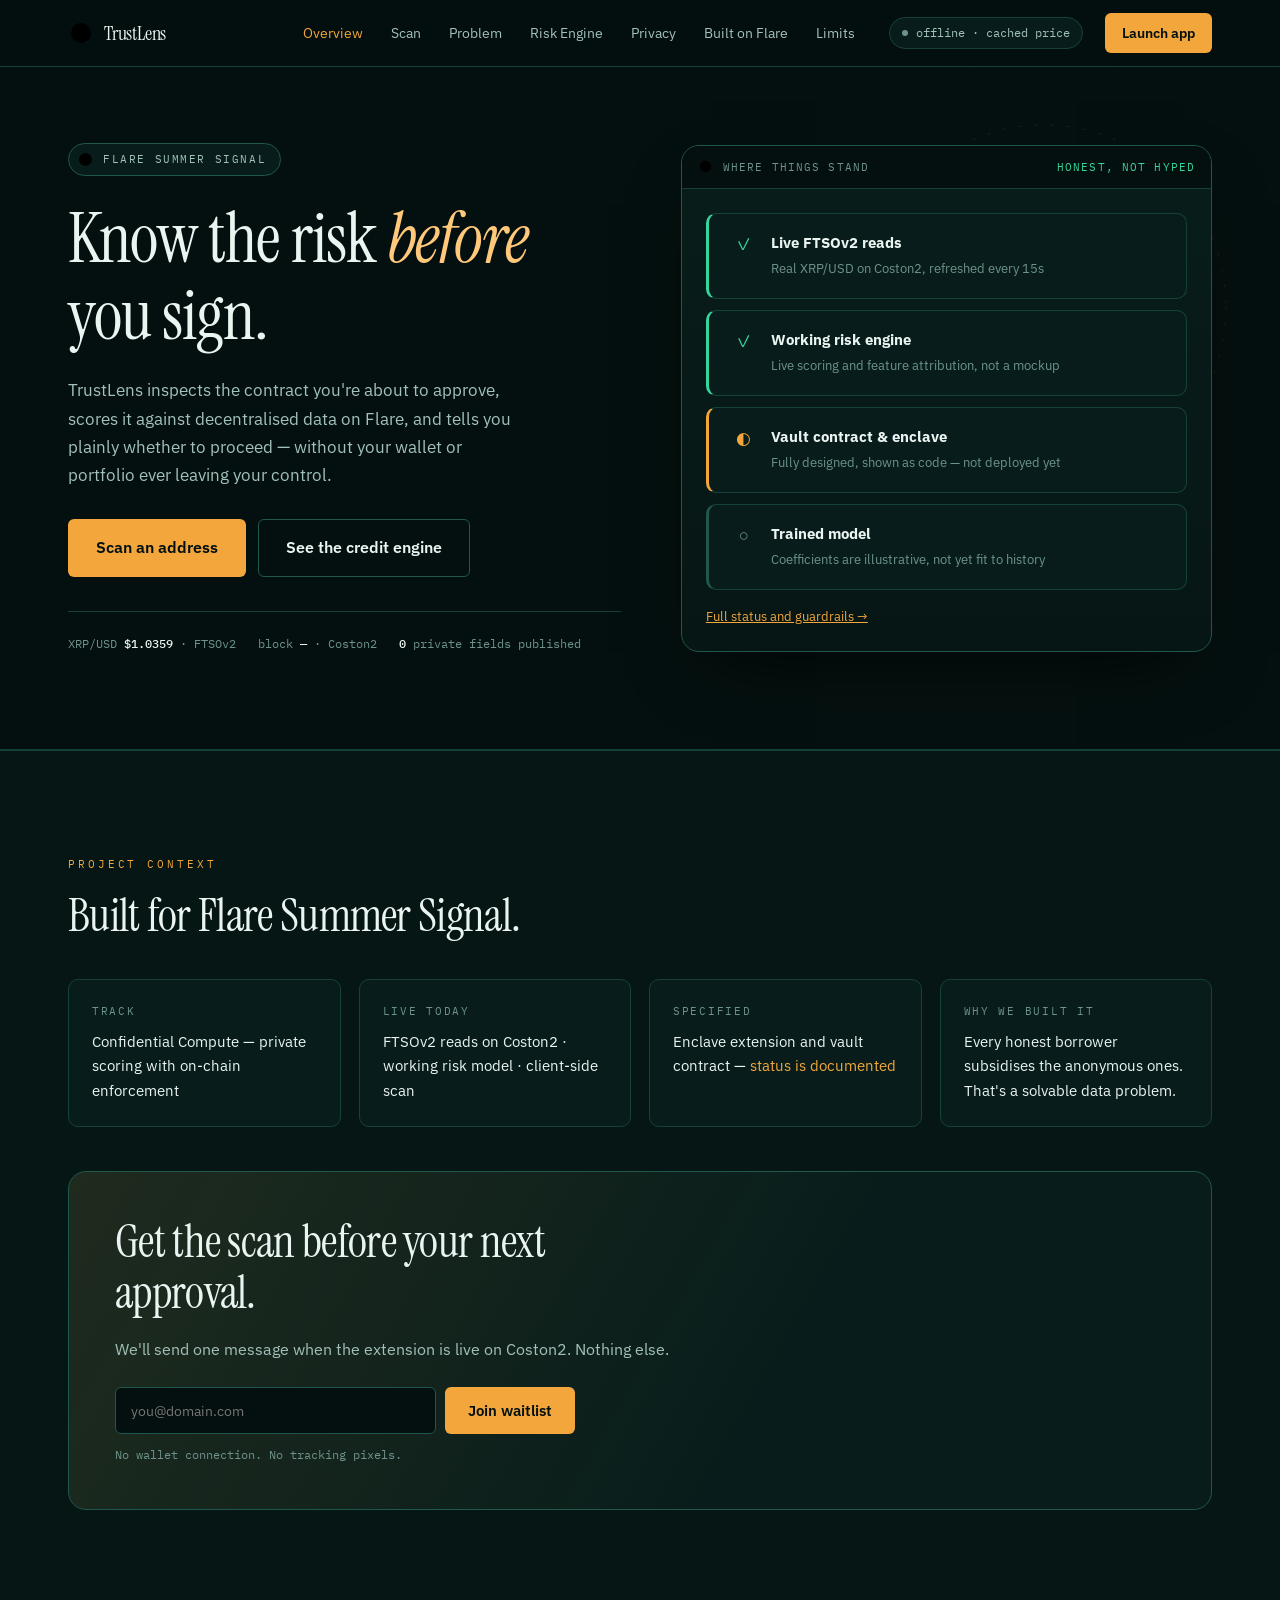
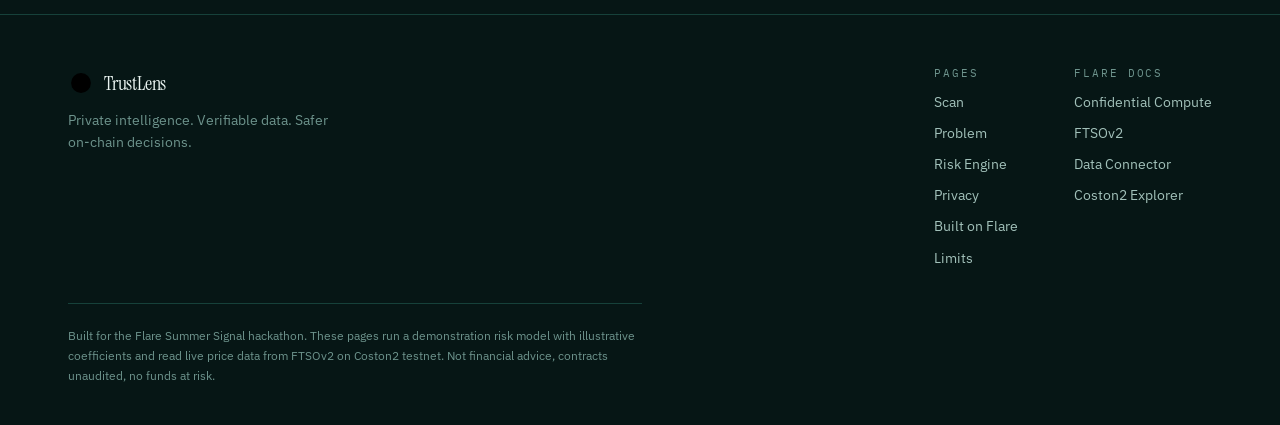
<file: site/index.html>
<!DOCTYPE html>
<html lang="en">
<head>
<meta charset="UTF-8" />
<meta name="viewport" content="width=device-width, initial-scale=1.0" />
<title>TrustLens — Know the risk before you sign</title>
<meta name="description" content="TrustLens scans a contract or wallet against Flare's decentralised data and returns a private, explainable risk verdict before you approve a transaction." />
<link rel="icon" href="favicon.svg" type="image/svg+xml" />
<link rel="preconnect" href="https://fonts.googleapis.com" />
<link rel="preconnect" href="https://fonts.gstatic.com" crossorigin />
<link href="https://fonts.googleapis.com/css2?family=Instrument+Serif:ital@0;1&family=IBM+Plex+Sans:wght@400;500;600&family=IBM+Plex+Mono:wght@400;500;600&display=swap" rel="stylesheet" />
<link rel="stylesheet" href="css/styles.css" />
</head>
<body>

<!-- ==================== HERO ==================== -->
<header class="hero" id="top">
  <svg class="hero-field" viewBox="0 0 780 780" aria-hidden="true" focusable="false">
    <g class="spin">
      <circle class="r1" cx="390" cy="390" r="182" stroke-dasharray="3 13" />
      <circle cx="390" cy="390" r="248" stroke-dasharray="1 17" opacity="0.5" />
    </g>
    <circle cx="390" cy="390" r="312" stroke-dasharray="1 9" opacity="0.3" />
    <circle cx="390" cy="390" r="376" stroke-dasharray="1 7" opacity="0.16" />
  </svg>

  <div class="wrap hero-grid">
    <div>
      <span class="pill">
        <svg class="lens-mark" viewBox="0 0 100 100" aria-hidden="true"><use href="#lens" /></svg>
        Flare Summer Signal
      </span>

      <h1>Know the risk <em class="hl">before</em> you sign.</h1>

      <p class="hero-sub">
        TrustLens inspects the contract you're about to approve, scores it against
        decentralised data on Flare, and tells you plainly whether to proceed —
        without your wallet or portfolio ever leaving your control.
      </p>

      <div class="hero-actions">
        <a href="scan.html" class="btn btn-primary btn-lg">Scan an address</a>
        <a href="demo.html" class="btn btn-ghost btn-lg">See the credit engine</a>
      </div>

      <div class="hero-meta">
        <span>XRP/USD <b id="statPrice">—</b> · FTSOv2</span>
        <span>block <b id="statBlock">—</b> · Coston2</span>
        <span><b>0</b> private fields published</span>
      </div>
    </div>

    <!-- ---------- Where things stand — live, not a slide ---------- -->
    <div class="console">
      <div class="console-bar">
        <svg class="lens-mark" viewBox="0 0 100 100" aria-hidden="true"><use href="#lens" /></svg>
        <span>Where things stand</span>
        <span class="spacer"></span>
        <span style="color:var(--verified)">honest, not hyped</span>
      </div>

      <div class="console-body">
        <div class="status-list" style="margin-top:0">
          <div class="st-row done">
            <span class="st-mark">✓</span>
            <div><b>Live FTSOv2 reads</b><span>Real XRP/USD on Coston2, refreshed every 15s</span></div>
          </div>
          <div class="st-row done">
            <span class="st-mark">✓</span>
            <div><b>Working risk engine</b><span>Live scoring and feature attribution, not a mockup</span></div>
          </div>
          <div class="st-row partial">
            <span class="st-mark">◐</span>
            <div><b>Vault contract &amp; enclave</b><span>Fully designed, shown as code — not deployed yet</span></div>
          </div>
          <div class="st-row todo">
            <span class="st-mark">○</span>
            <div><b>Trained model</b><span>Coefficients are illustrative, not yet fit to history</span></div>
          </div>
        </div>
        <p style="margin-top:16px;font-size:0.82rem">
          <a href="safety.html" style="color:var(--amber)">Full status and guardrails →</a>
        </p>
      </div>
    </div>
  </div>
</header>

<!-- ==================== CONTEXT + CTA ==================== -->
<section class="alt-bg">
  <div class="wrap reveal">
    <span class="eyebrow">Project context</span>
    <h2>Built for Flare Summer Signal.</h2>

    <div class="ctx">
      <div class="ctx-card">
        <div class="ctx-k">Track</div>
        <div class="ctx-v">Confidential Compute — private scoring with on-chain enforcement</div>
      </div>
      <div class="ctx-card">
        <div class="ctx-k">Live today</div>
        <div class="ctx-v">FTSOv2 reads on Coston2 · working risk model · client-side scan</div>
      </div>
      <div class="ctx-card">
        <div class="ctx-k">Specified</div>
        <div class="ctx-v">Enclave extension and vault contract — <a href="safety.html">status is documented</a></div>
      </div>
      <div class="ctx-card">
        <div class="ctx-k">Why we built it</div>
        <div class="ctx-v">Every honest borrower subsidises the anonymous ones. That's a solvable data problem.</div>
      </div>
    </div>

    <div class="cta-band" style="margin-top:44px">
      <h2>Get the scan before your next approval.</h2>
      <p class="lead" style="font-size:1rem">
        We'll send one message when the extension is live on Coston2. Nothing else.
      </p>
      <form class="cta-form" id="waitForm" autocomplete="off">
        <label for="email" style="position:absolute;left:-9999px">Email address</label>
        <input id="email" type="email" placeholder="you@domain.com" required />
        <button class="btn btn-primary" type="submit">Join waitlist</button>
      </form>
      <div class="cta-note" id="waitNote">No wallet connection. No tracking pixels.</div>
    </div>
  </div>
</section>

<!-- The #lens sprite is injected by shell.js so all pages share one definition. -->
<script src="js/shell.js"></script>
</body>
</html>
</file>
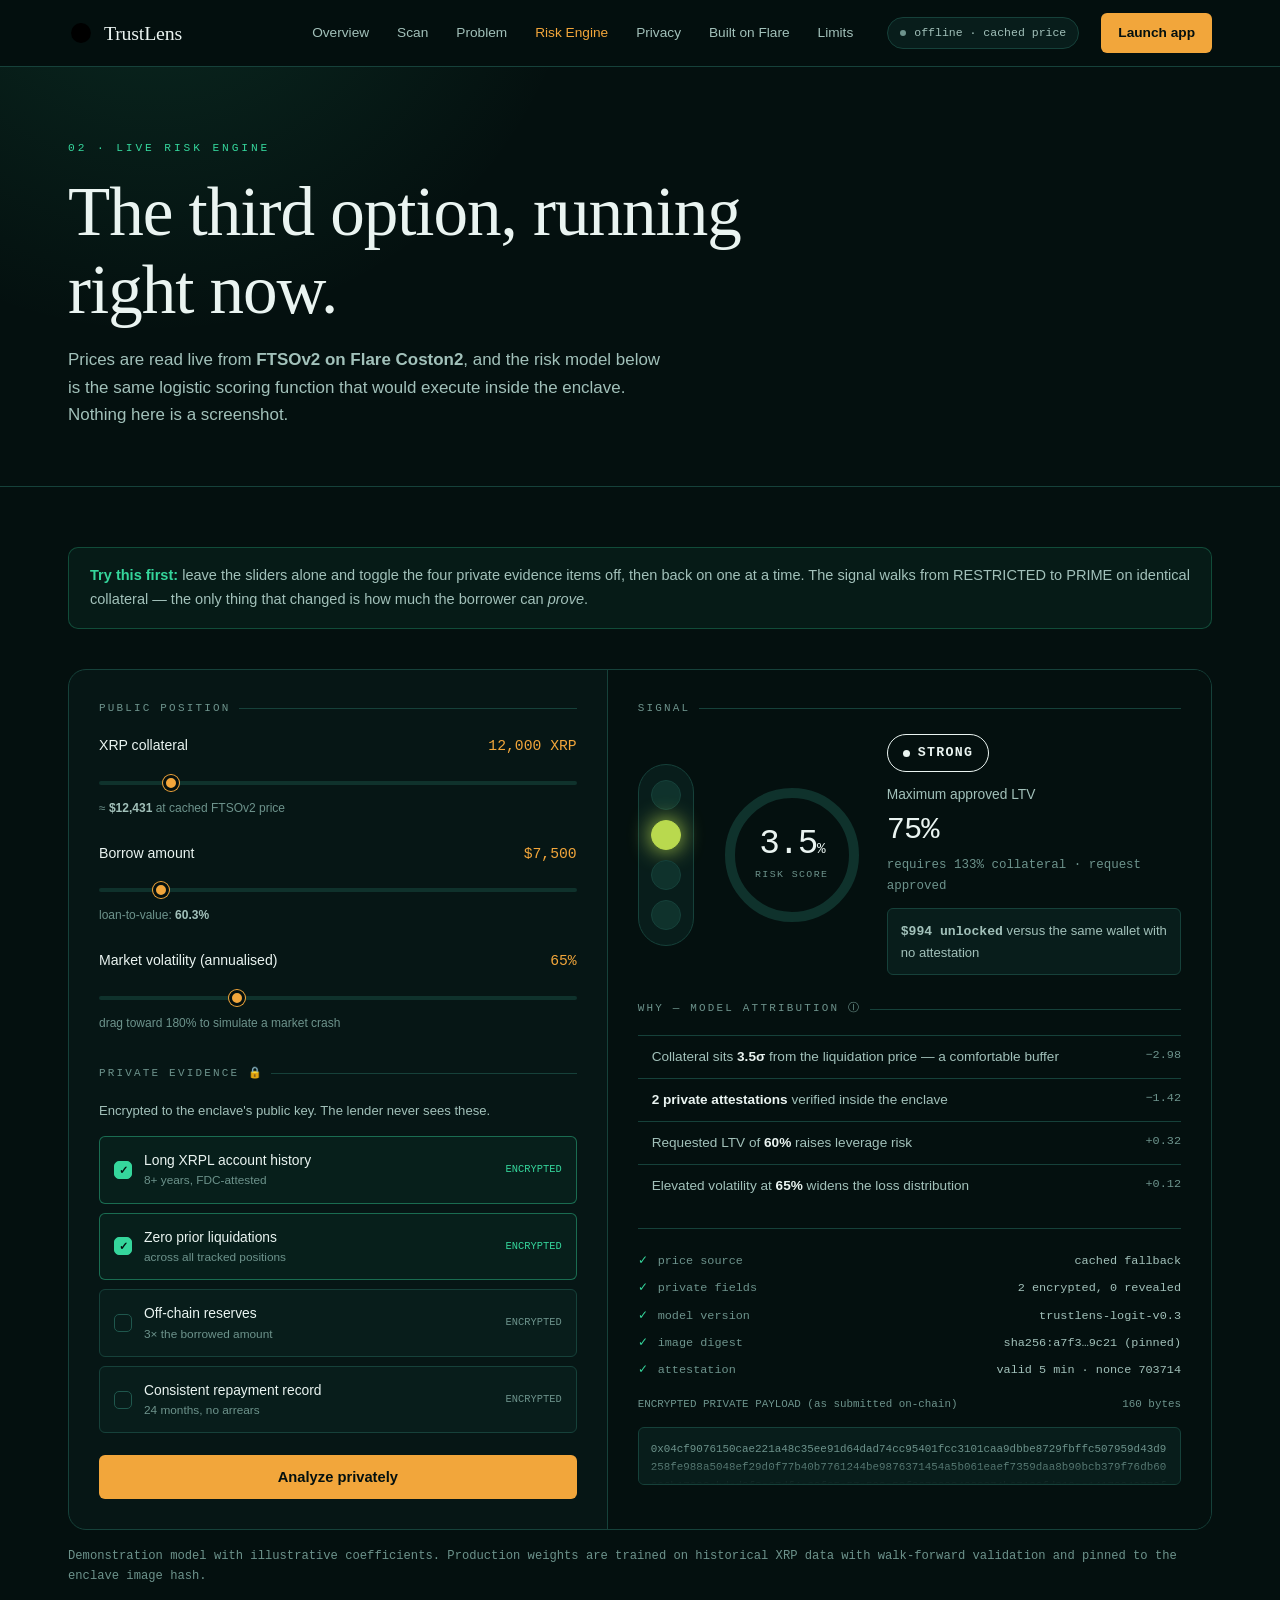
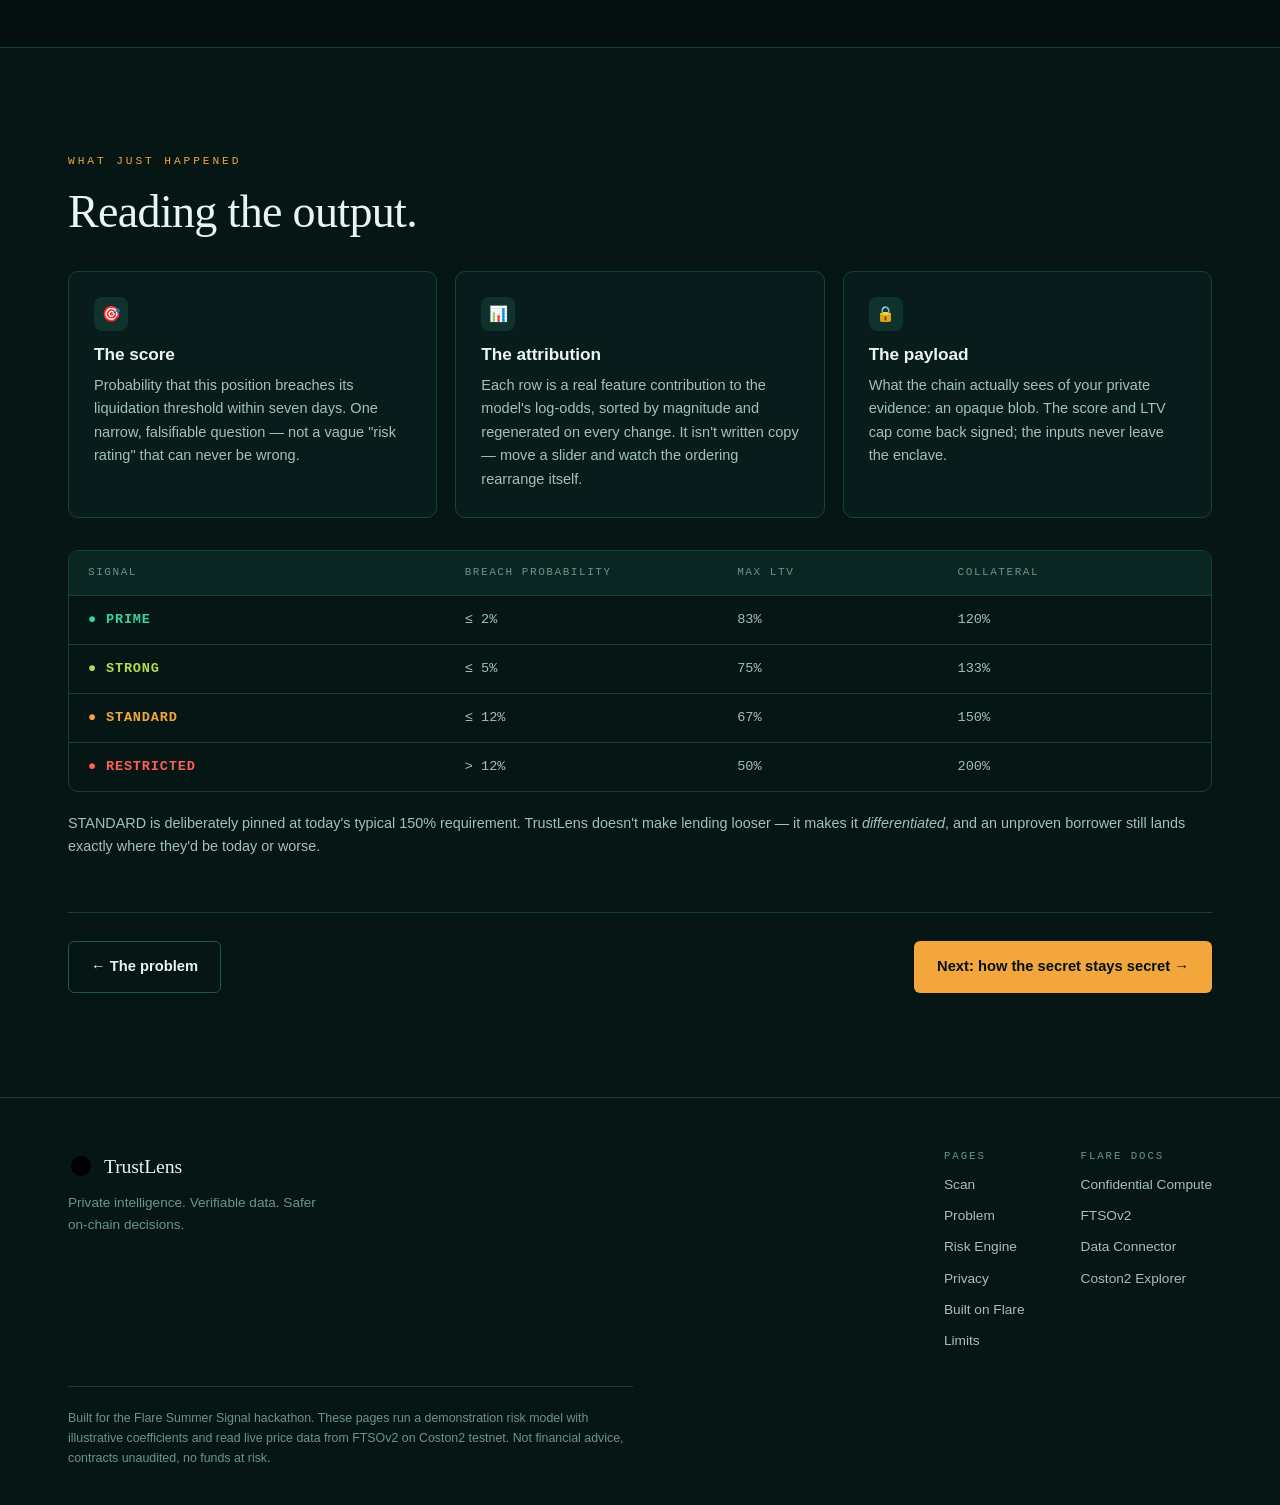
<file: site/demo.html>
<!DOCTYPE html>
<html lang="en">
<head>
<meta charset="UTF-8" />
<meta name="viewport" content="width=device-width, initial-scale=1.0" />
<title>Live Risk Engine — TrustLens</title>
<meta name="description" content="A working risk engine reading live XRP/USD from FTSOv2 on Flare Coston2. Toggle private evidence and watch the credit tier change on identical collateral." />
<link rel="preconnect" href="https://fonts.googleapis.com" />
<link rel="preconnect" href="https://fonts.gstatic.com" crossorigin />
<link href="https://fonts.googleapis.com/css2?family=Inter:wght@400;500;600;700;800&family=JetBrains+Mono:wght@400;500;700&display=swap" rel="stylesheet" />
<link rel="stylesheet" href="css/styles.css" />
</head>
<body>

<header class="page-head ph-green">
  <div class="wrap">
    <span class="eyebrow">02 · Live Risk Engine</span>
    <h1>The third option, running right now.</h1>
    <p class="lead">
      Prices are read live from <b>FTSOv2 on Flare Coston2</b>, and the risk model below is the
      same logistic scoring function that would execute inside the enclave. Nothing here is a
      screenshot.
    </p>
  </div>
</header>

<section class="tight">
  <div class="wrap">
    <div class="try-hint">
      <b>Try this first:</b> leave the sliders alone and toggle the four private evidence items
      off, then back on one at a time. The signal walks from RESTRICTED to PRIME on identical
      collateral — the only thing that changed is how much the borrower can <em>prove</em>.
    </div>

    <div class="sim">
      <!-- ---------- controls ---------- -->
      <div class="sim-controls">
        <div class="sim-section-label">Public position</div>

        <div class="field">
          <div class="field-top">
            <label for="collateral">XRP collateral</label>
            <span class="val" id="collateralVal">12,000 XRP</span>
          </div>
          <input type="range" id="collateral" min="1000" max="80000" step="500" value="12000" />
          <div class="field-hint" id="collateralUsd">valued via FTSOv2 block-latency feed</div>
        </div>

        <div class="field">
          <div class="field-top">
            <label for="borrow">Borrow amount</label>
            <span class="val" id="borrowVal">$7,500</span>
          </div>
          <input type="range" id="borrow" min="500" max="60000" step="250" value="7500" />
          <div class="field-hint" id="ltvHint">loan-to-value: —</div>
        </div>

        <div class="field">
          <div class="field-top">
            <label for="vol">Market volatility (annualised)</label>
            <span class="val" id="volVal">65%</span>
          </div>
          <input type="range" id="vol" min="20" max="180" step="5" value="65" />
          <div class="field-hint">drag toward 180% to simulate a market crash</div>
        </div>

        <div class="sim-section-label" style="margin-top:32px">
          Private evidence <span style="color:var(--prime);letter-spacing:0">🔒</span>
        </div>
        <p style="font-size:0.82rem;margin-bottom:15px">
          Encrypted to the enclave's public key. The lender never sees these.
        </p>

        <div class="evidence" id="evidence">
          <div class="ev" data-w="0.9" data-k="history">
            <div class="ev-box"></div>
            <div class="ev-text">
              <div class="t">Long XRPL account history</div>
              <div class="d">8+ years, FDC-attested</div>
            </div>
            <div class="ev-lock">ENCRYPTED</div>
          </div>
          <div class="ev" data-w="1.1" data-k="clean">
            <div class="ev-box"></div>
            <div class="ev-text">
              <div class="t">Zero prior liquidations</div>
              <div class="d">across all tracked positions</div>
            </div>
            <div class="ev-lock">ENCRYPTED</div>
          </div>
          <div class="ev" data-w="0.75" data-k="reserves">
            <div class="ev-box"></div>
            <div class="ev-text">
              <div class="t">Off-chain reserves</div>
              <div class="d">3× the borrowed amount</div>
            </div>
            <div class="ev-lock">ENCRYPTED</div>
          </div>
          <div class="ev" data-w="0.6" data-k="repay">
            <div class="ev-box"></div>
            <div class="ev-text">
              <div class="t">Consistent repayment record</div>
              <div class="d">24 months, no arrears</div>
            </div>
            <div class="ev-lock">ENCRYPTED</div>
          </div>
        </div>

        <button class="btn btn-primary" id="analyzeBtn" style="width:100%;justify-content:center;margin-top:22px">
          Analyze privately
        </button>
      </div>

      <!-- ---------- output ---------- -->
      <div class="sim-output">
        <div class="sim-section-label">Signal</div>

        <div class="signal-stage">
          <div class="beacon">
            <div class="lamp" data-l="prime"></div>
            <div class="lamp" data-l="strong"></div>
            <div class="lamp" data-l="standard"></div>
            <div class="lamp" data-l="restricted"></div>
          </div>

          <div class="gauge-wrap">
            <div class="gauge">
              <svg width="148" height="148" viewBox="0 0 148 148">
                <circle class="gauge-track" cx="74" cy="74" r="62"></circle>
                <circle class="gauge-fill" id="gaugeFill" cx="74" cy="74" r="62"
                        stroke-dasharray="389.6" stroke-dashoffset="389.6"></circle>
              </svg>
              <div class="gauge-center">
                <div class="num" id="scoreNum">—</div>
                <div class="lbl">risk score</div>
              </div>
            </div>

            <div class="verdict">
              <div class="tier-badge" id="tierBadge" style="color:var(--text-faint);border:1px solid var(--line)">
                <span class="tb-dot"></span><span id="tierText">AWAITING INPUT</span>
              </div>
              <div class="ltv-line">Maximum approved LTV</div>
              <div class="ltv-big" id="ltvBig">—</div>
              <div class="ltv-sub" id="ltvSub">collateral requirement —</div>
              <div class="cap-eff" id="capEff"></div>
            </div>
          </div>
        </div>

        <div class="sim-section-label">
          Why — model attribution
          <span title="Contribution to log-odds. Negative reduces risk." style="cursor:help;color:var(--text-faint)">ⓘ</span>
        </div>
        <div class="reasons" id="reasons"></div>

        <div class="trace" id="trace"></div>

        <div class="blob-label">
          <span>ENCRYPTED PRIVATE PAYLOAD (as submitted on-chain)</span>
          <span id="blobSize">0 bytes</span>
        </div>
        <div class="blob" id="blob">—</div>
      </div>
    </div>

    <p class="fineprint">
      Demonstration model with illustrative coefficients. Production weights are trained on
      historical XRP data with walk-forward validation and pinned to the enclave image hash.
    </p>
  </div>
</section>

<section class="alt-bg">
  <div class="wrap reveal">
    <span class="eyebrow">What just happened</span>
    <h2>Reading the output.</h2>

    <div class="grid grid-3" style="margin-top:34px">
      <div class="card">
        <div class="card-icon">🎯</div>
        <h3>The score</h3>
        <p>
          Probability that this position breaches its liquidation threshold within seven days.
          One narrow, falsifiable question — not a vague "risk rating" that can never be wrong.
        </p>
      </div>
      <div class="card">
        <div class="card-icon">📊</div>
        <h3>The attribution</h3>
        <p>
          Each row is a real feature contribution to the model's log-odds, sorted by magnitude
          and regenerated on every change. It isn't written copy — move a slider and watch the
          ordering rearrange itself.
        </p>
      </div>
      <div class="card">
        <div class="card-icon">🔒</div>
        <h3>The payload</h3>
        <p>
          What the chain actually sees of your private evidence: an opaque blob. The score and
          LTV cap come back signed; the inputs never leave the enclave.
        </p>
      </div>
    </div>

    <div class="tier-table">
      <div class="tt-head"><span>Signal</span><span>Breach probability</span><span>Max LTV</span><span>Collateral</span></div>
      <div class="tt-row"><span class="tt-tier t-prime">● PRIME</span><span>≤ 2%</span><span>83%</span><span>120%</span></div>
      <div class="tt-row"><span class="tt-tier t-strong">● STRONG</span><span>≤ 5%</span><span>75%</span><span>133%</span></div>
      <div class="tt-row"><span class="tt-tier t-standard">● STANDARD</span><span>≤ 12%</span><span>67%</span><span>150%</span></div>
      <div class="tt-row"><span class="tt-tier t-restricted">● RESTRICTED</span><span>&gt; 12%</span><span>50%</span><span>200%</span></div>
    </div>

    <p style="margin-top:20px;font-size:0.9rem">
      STANDARD is deliberately pinned at today's typical 150% requirement. TrustLens doesn't
      make lending looser — it makes it <em>differentiated</em>, and an unproven borrower still
      lands exactly where they'd be today or worse.
    </p>

    <div class="page-nav">
      <a href="problem.html" class="btn btn-ghost">← The problem</a>
      <a href="privacy.html" class="btn btn-primary">Next: how the secret stays secret →</a>
    </div>
  </div>
</section>

<script src="js/shell.js"></script>
<script src="js/app.js"></script>
</body>
</html>
</file>
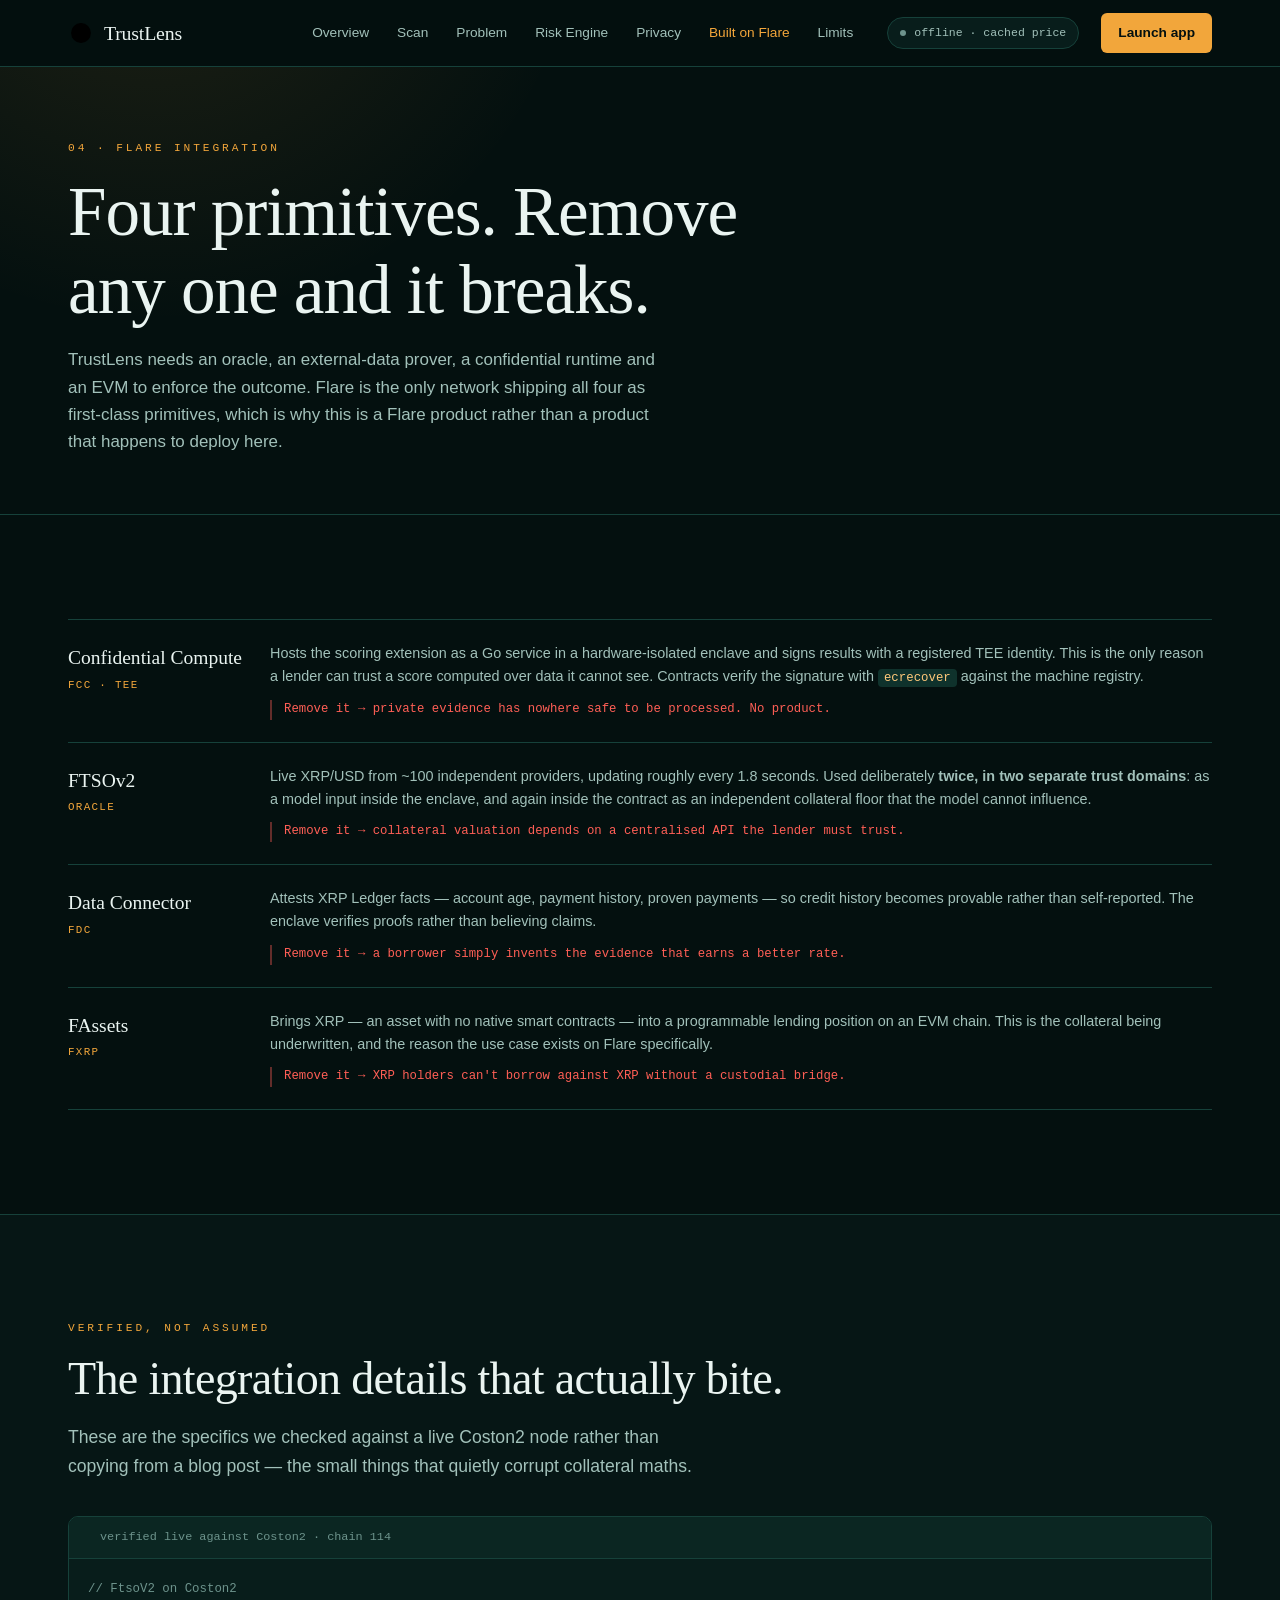
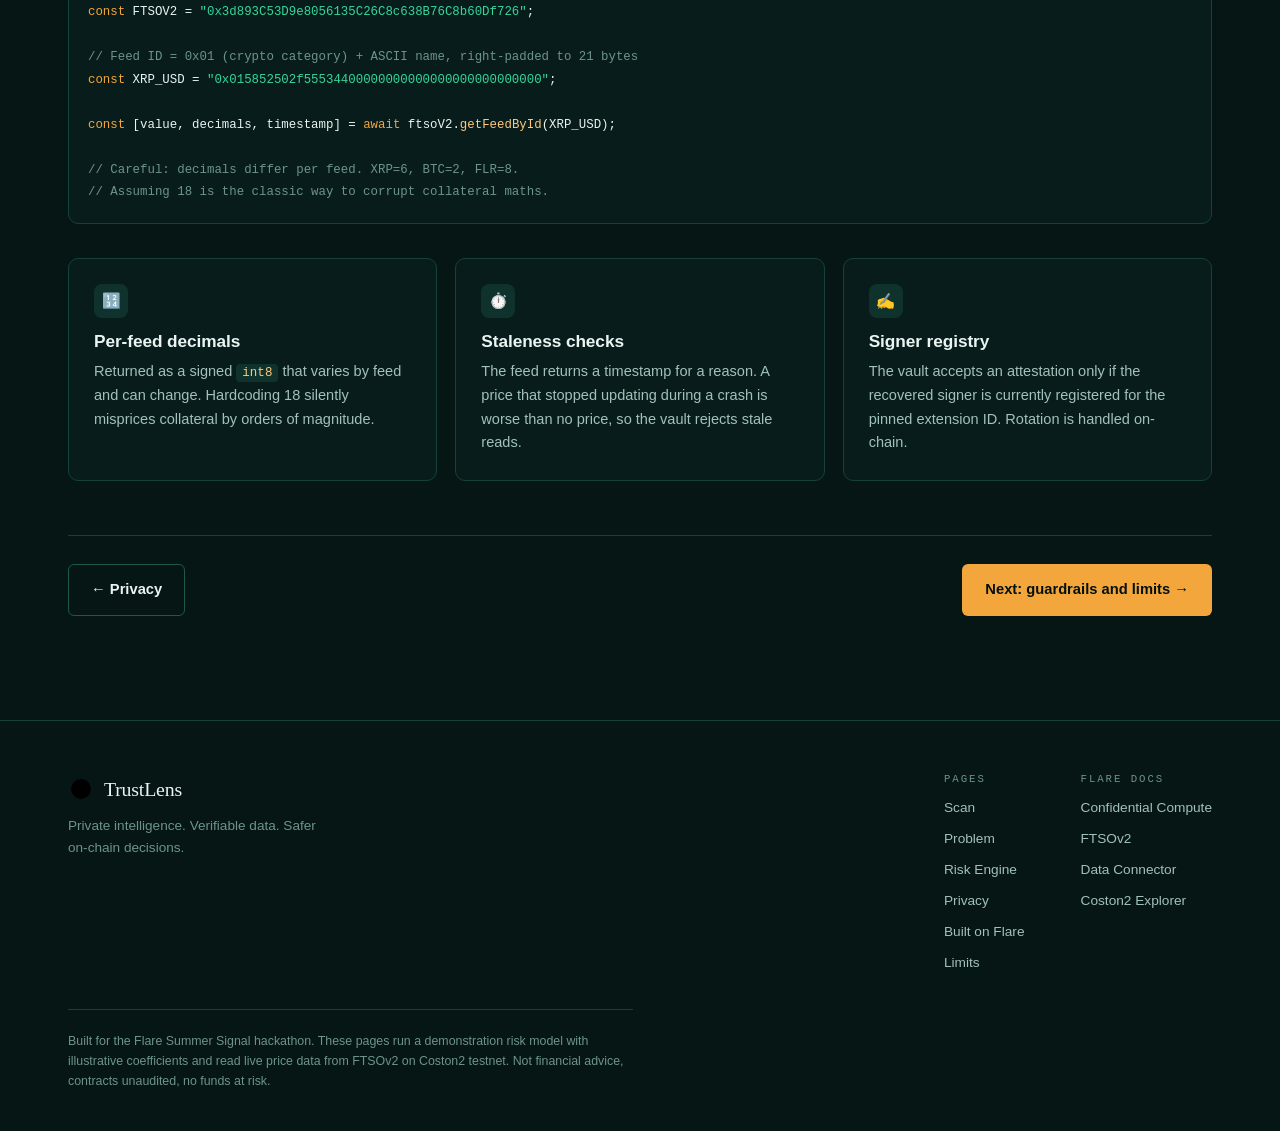
<file: site/flare.html>
<!DOCTYPE html>
<html lang="en">
<head>
<meta charset="UTF-8" />
<meta name="viewport" content="width=device-width, initial-scale=1.0" />
<title>Built on Flare — TrustLens</title>
<meta name="description" content="Confidential Compute, FTSOv2, the Flare Data Connector and FAssets — four primitives, each load-bearing. Remove any one and TrustLens stops working." />
<link rel="preconnect" href="https://fonts.googleapis.com" />
<link rel="preconnect" href="https://fonts.gstatic.com" crossorigin />
<link href="https://fonts.googleapis.com/css2?family=Inter:wght@400;500;600;700;800&family=JetBrains+Mono:wght@400;500;700&display=swap" rel="stylesheet" />
<link rel="stylesheet" href="css/styles.css" />
</head>
<body>

<header class="page-head ph-purple">
  <div class="wrap">
    <span class="eyebrow">04 · Flare Integration</span>
    <h1>Four primitives. Remove any one and it breaks.</h1>
    <p class="lead">
      TrustLens needs an oracle, an external-data prover, a confidential runtime and an EVM to
      enforce the outcome. Flare is the only network shipping all four as first-class primitives,
      which is why this is a Flare product rather than a product that happens to deploy here.
    </p>
  </div>
</header>

<section>
  <div class="wrap reveal">
    <div class="flare-row">
      <div class="flare-name">Confidential Compute<span class="tag">FCC · TEE</span></div>
      <div>
        <p>
          Hosts the scoring extension as a Go service in a hardware-isolated enclave and signs
          results with a registered TEE identity. This is the only reason a lender can trust a
          score computed over data it cannot see. Contracts verify the signature with
          <code>ecrecover</code> against the machine registry.
        </p>
        <div class="removed">Remove it → private evidence has nowhere safe to be processed. No product.</div>
      </div>
    </div>

    <div class="flare-row">
      <div class="flare-name">FTSOv2<span class="tag">ORACLE</span></div>
      <div>
        <p>
          Live XRP/USD from ~100 independent providers, updating roughly every 1.8 seconds. Used
          deliberately <b>twice, in two separate trust domains</b>: as a model input inside the
          enclave, and again inside the contract as an independent collateral floor that the
          model cannot influence.
        </p>
        <div class="removed">Remove it → collateral valuation depends on a centralised API the lender must trust.</div>
      </div>
    </div>

    <div class="flare-row">
      <div class="flare-name">Data Connector<span class="tag">FDC</span></div>
      <div>
        <p>
          Attests XRP Ledger facts — account age, payment history, proven payments — so credit
          history becomes provable rather than self-reported. The enclave verifies proofs rather
          than believing claims.
        </p>
        <div class="removed">Remove it → a borrower simply invents the evidence that earns a better rate.</div>
      </div>
    </div>

    <div class="flare-row">
      <div class="flare-name">FAssets<span class="tag">FXRP</span></div>
      <div>
        <p>
          Brings XRP — an asset with no native smart contracts — into a programmable lending
          position on an EVM chain. This is the collateral being underwritten, and the reason
          the use case exists on Flare specifically.
        </p>
        <div class="removed">Remove it → XRP holders can't borrow against XRP without a custodial bridge.</div>
      </div>
    </div>
  </div>
</section>

<section class="alt-bg">
  <div class="wrap reveal">
    <span class="eyebrow">Verified, not assumed</span>
    <h2>The integration details that actually bite.</h2>
    <p class="lead">
      These are the specifics we checked against a live Coston2 node rather than copying from a
      blog post — the small things that quietly corrupt collateral maths.
    </p>

    <div class="code">
      <div class="code-head"><span class="dot" style="background:var(--flare-pink)"></span> verified live against Coston2 · chain 114</div>
      <pre><span class="c">// FtsoV2 on Coston2</span>
<span class="k">const</span> FTSOV2 = <span class="s">"0x3d893C53D9e8056135C26C8c638B76C8b60Df726"</span>;

<span class="c">// Feed ID = 0x01 (crypto category) + ASCII name, right-padded to 21 bytes</span>
<span class="k">const</span> XRP_USD = <span class="s">"0x015852502f55534400000000000000000000000000"</span>;

<span class="k">const</span> [value, decimals, timestamp] = <span class="k">await</span> ftsoV2.<span class="f">getFeedById</span>(XRP_USD);

<span class="c">// Careful: decimals differ per feed. XRP=6, BTC=2, FLR=8.</span>
<span class="c">// Assuming 18 is the classic way to corrupt collateral maths.</span></pre>
    </div>

    <div class="grid grid-3" style="margin-top:34px">
      <div class="card">
        <div class="card-icon">🔢</div>
        <h3>Per-feed decimals</h3>
        <p>Returned as a signed <code>int8</code> that varies by feed and can change. Hardcoding 18 silently misprices collateral by orders of magnitude.</p>
      </div>
      <div class="card">
        <div class="card-icon">⏱️</div>
        <h3>Staleness checks</h3>
        <p>The feed returns a timestamp for a reason. A price that stopped updating during a crash is worse than no price, so the vault rejects stale reads.</p>
      </div>
      <div class="card">
        <div class="card-icon">✍️</div>
        <h3>Signer registry</h3>
        <p>The vault accepts an attestation only if the recovered signer is currently registered for the pinned extension ID. Rotation is handled on-chain.</p>
      </div>
    </div>

    <div class="page-nav">
      <a href="privacy.html" class="btn btn-ghost">← Privacy</a>
      <a href="safety.html" class="btn btn-primary">Next: guardrails and limits →</a>
    </div>
  </div>
</section>

<script src="js/shell.js"></script>
</body>
</html>
</file>
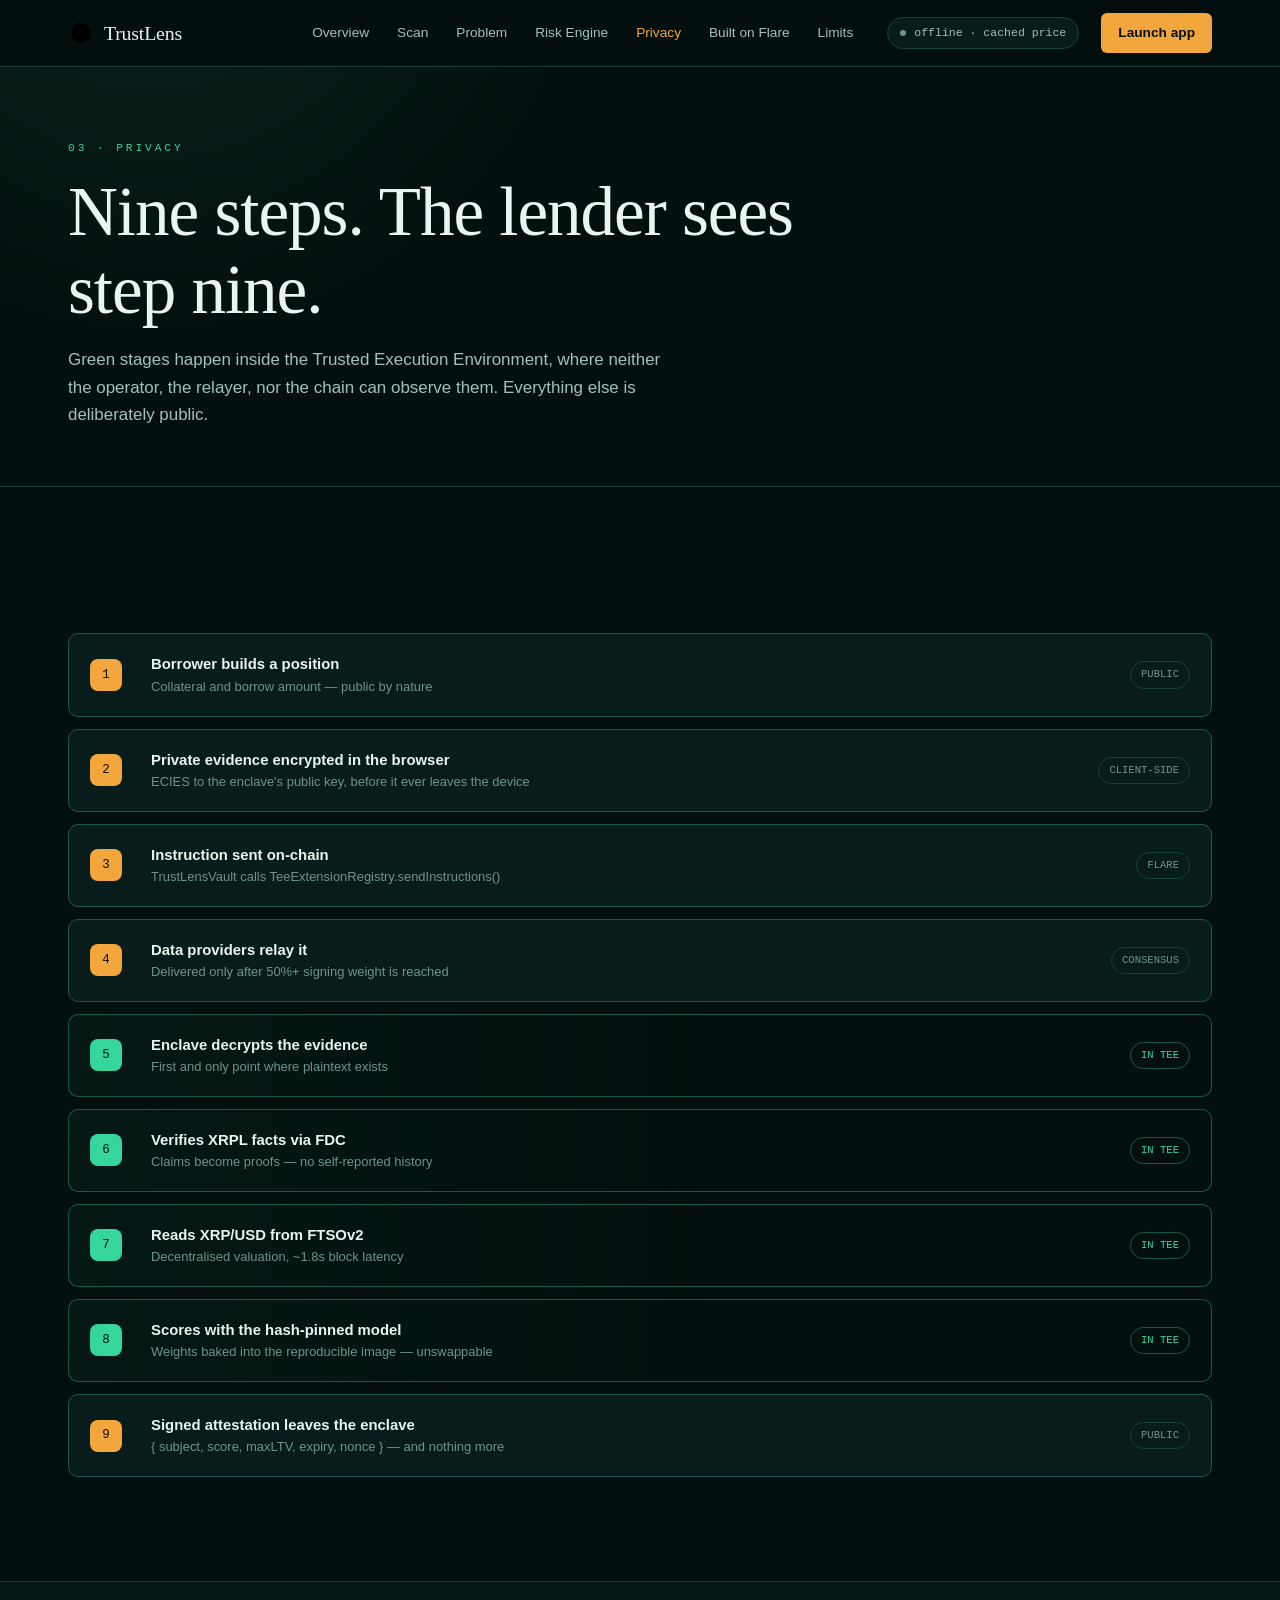
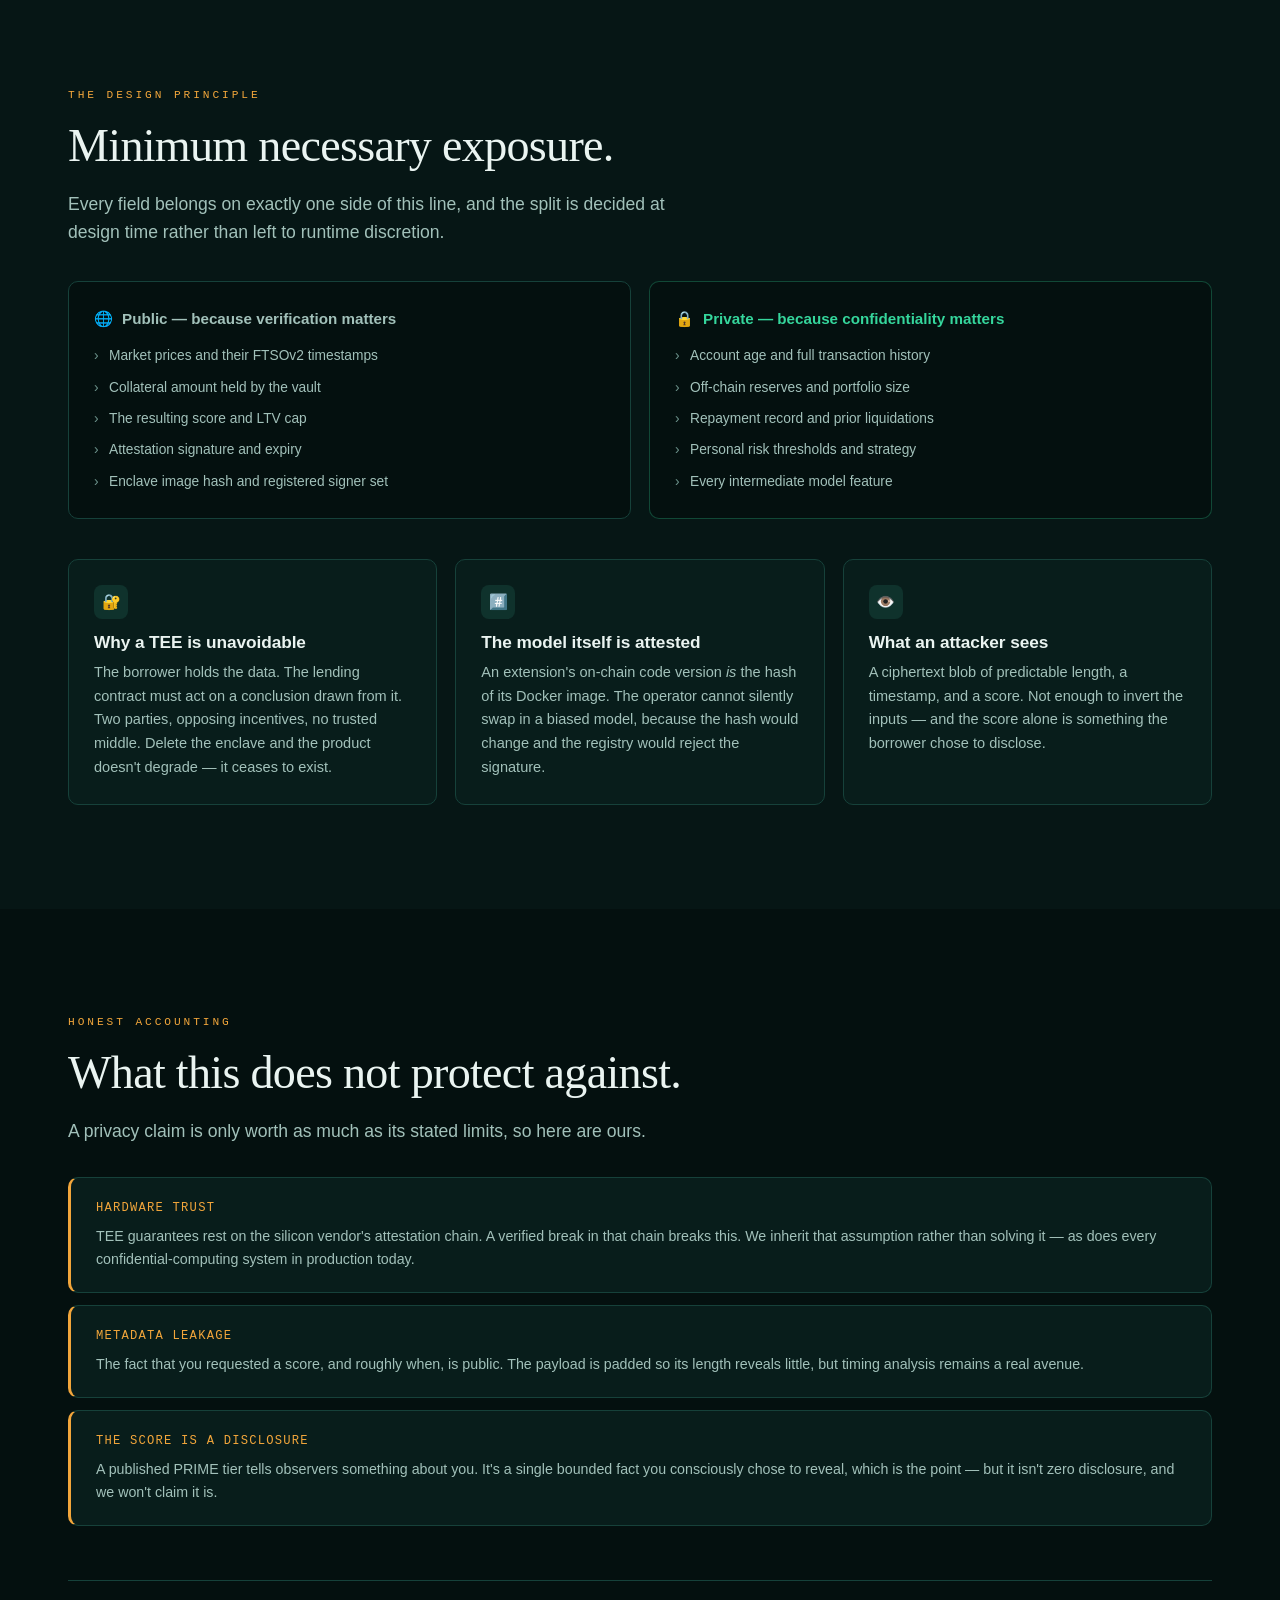
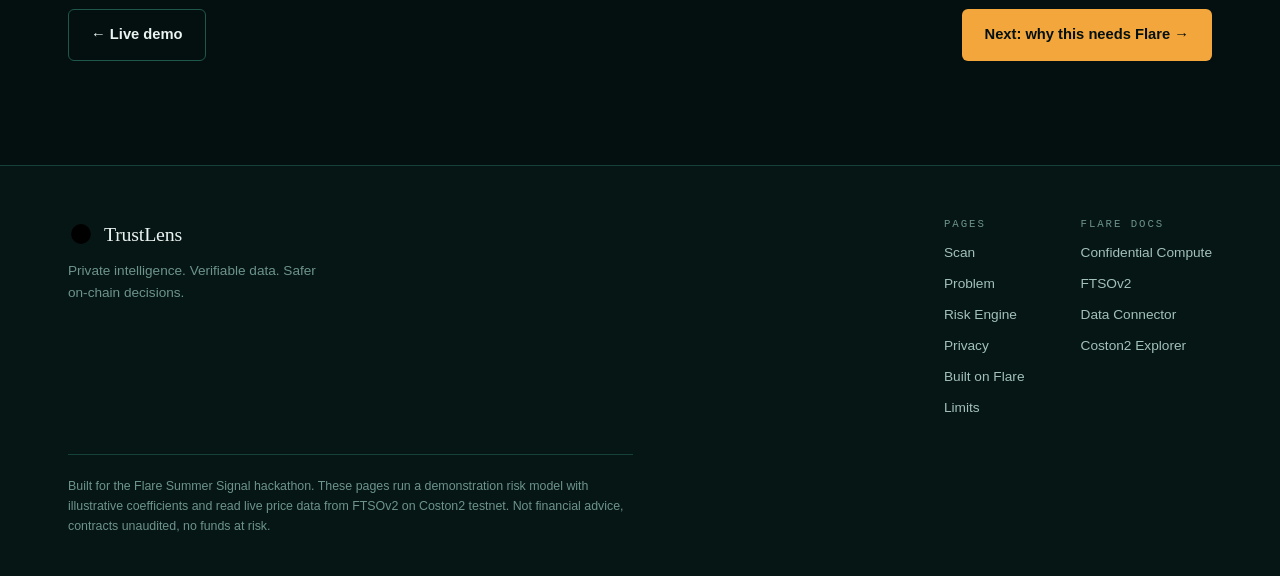
<file: site/privacy.html>
<!DOCTYPE html>
<html lang="en">
<head>
<meta charset="UTF-8" />
<meta name="viewport" content="width=device-width, initial-scale=1.0" />
<title>How Privacy Holds — TrustLens</title>
<meta name="description" content="Nine steps from browser to signed attestation. Where plaintext exists, who can observe it, and why the Trusted Execution Environment cannot be removed from the design." />
<link rel="preconnect" href="https://fonts.googleapis.com" />
<link rel="preconnect" href="https://fonts.gstatic.com" crossorigin />
<link href="https://fonts.googleapis.com/css2?family=Inter:wght@400;500;600;700;800&family=JetBrains+Mono:wght@400;500;700&display=swap" rel="stylesheet" />
<link rel="stylesheet" href="css/styles.css" />
</head>
<body>

<header class="page-head ph-blue">
  <div class="wrap">
    <span class="eyebrow">03 · Privacy</span>
    <h1>Nine steps. The lender sees step nine.</h1>
    <p class="lead">
      Green stages happen inside the Trusted Execution Environment, where neither the operator,
      the relayer, nor the chain can observe them. Everything else is deliberately public.
    </p>
  </div>
</header>

<section>
  <div class="wrap reveal">
    <div class="pipeline" id="pipeline">
      <div class="stage" data-secure="0">
        <div class="stage-num">1</div>
        <div class="stage-body"><div class="t">Borrower builds a position</div><div class="d">Collateral and borrow amount — public by nature</div></div>
        <div class="stage-tag">PUBLIC</div>
      </div>
      <div class="stage" data-secure="0">
        <div class="stage-num">2</div>
        <div class="stage-body"><div class="t">Private evidence encrypted in the browser</div><div class="d">ECIES to the enclave's public key, before it ever leaves the device</div></div>
        <div class="stage-tag">CLIENT-SIDE</div>
      </div>
      <div class="stage" data-secure="0">
        <div class="stage-num">3</div>
        <div class="stage-body"><div class="t">Instruction sent on-chain</div><div class="d">TrustLensVault calls TeeExtensionRegistry.sendInstructions()</div></div>
        <div class="stage-tag">FLARE</div>
      </div>
      <div class="stage" data-secure="0">
        <div class="stage-num">4</div>
        <div class="stage-body"><div class="t">Data providers relay it</div><div class="d">Delivered only after 50%+ signing weight is reached</div></div>
        <div class="stage-tag">CONSENSUS</div>
      </div>
      <div class="stage" data-secure="1">
        <div class="stage-num">5</div>
        <div class="stage-body"><div class="t">Enclave decrypts the evidence</div><div class="d">First and only point where plaintext exists</div></div>
        <div class="stage-tag">IN TEE</div>
      </div>
      <div class="stage" data-secure="1">
        <div class="stage-num">6</div>
        <div class="stage-body"><div class="t">Verifies XRPL facts via FDC</div><div class="d">Claims become proofs — no self-reported history</div></div>
        <div class="stage-tag">IN TEE</div>
      </div>
      <div class="stage" data-secure="1">
        <div class="stage-num">7</div>
        <div class="stage-body"><div class="t">Reads XRP/USD from FTSOv2</div><div class="d">Decentralised valuation, ~1.8s block latency</div></div>
        <div class="stage-tag">IN TEE</div>
      </div>
      <div class="stage" data-secure="1">
        <div class="stage-num">8</div>
        <div class="stage-body"><div class="t">Scores with the hash-pinned model</div><div class="d">Weights baked into the reproducible image — unswappable</div></div>
        <div class="stage-tag">IN TEE</div>
      </div>
      <div class="stage" data-secure="0">
        <div class="stage-num">9</div>
        <div class="stage-body"><div class="t">Signed attestation leaves the enclave</div><div class="d">{ subject, score, maxLTV, expiry, nonce } — and nothing more</div></div>
        <div class="stage-tag">PUBLIC</div>
      </div>
    </div>
  </div>
</section>

<section class="alt-bg">
  <div class="wrap reveal">
    <span class="eyebrow">The design principle</span>
    <h2>Minimum necessary exposure.</h2>
    <p class="lead">
      Every field belongs on exactly one side of this line, and the split is decided at design
      time rather than left to runtime discretion.
    </p>

    <div class="split">
      <div class="split-col public">
        <div class="split-h"><span class="si">🌐</span> Public — because verification matters</div>
        <ul>
          <li>Market prices and their FTSOv2 timestamps</li>
          <li>Collateral amount held by the vault</li>
          <li>The resulting score and LTV cap</li>
          <li>Attestation signature and expiry</li>
          <li>Enclave image hash and registered signer set</li>
        </ul>
      </div>
      <div class="split-col private">
        <div class="split-h"><span class="si">🔒</span> Private — because confidentiality matters</div>
        <ul>
          <li>Account age and full transaction history</li>
          <li>Off-chain reserves and portfolio size</li>
          <li>Repayment record and prior liquidations</li>
          <li>Personal risk thresholds and strategy</li>
          <li>Every intermediate model feature</li>
        </ul>
      </div>
    </div>

    <div class="grid grid-3" style="margin-top:40px">
      <div class="card">
        <div class="card-icon">🔐</div>
        <h3>Why a TEE is unavoidable</h3>
        <p>
          The borrower holds the data. The lending contract must act on a conclusion drawn from
          it. Two parties, opposing incentives, no trusted middle. Delete the enclave and the
          product doesn't degrade — it ceases to exist.
        </p>
      </div>
      <div class="card">
        <div class="card-icon">#️⃣</div>
        <h3>The model itself is attested</h3>
        <p>
          An extension's on-chain code version <em>is</em> the hash of its Docker image. The
          operator cannot silently swap in a biased model, because the hash would change and the
          registry would reject the signature.
        </p>
      </div>
      <div class="card">
        <div class="card-icon">👁️</div>
        <h3>What an attacker sees</h3>
        <p>
          A ciphertext blob of predictable length, a timestamp, and a score. Not enough to invert
          the inputs — and the score alone is something the borrower chose to disclose.
        </p>
      </div>
    </div>
  </div>
</section>

<section>
  <div class="wrap reveal">
    <span class="eyebrow">Honest accounting</span>
    <h2>What this does not protect against.</h2>
    <p class="lead">
      A privacy claim is only worth as much as its stated limits, so here are ours.
    </p>

    <div class="limits">
      <div class="limit">
        <div class="lm-k">Hardware trust</div>
        <p>TEE guarantees rest on the silicon vendor's attestation chain. A verified break in that chain breaks this. We inherit that assumption rather than solving it — as does every confidential-computing system in production today.</p>
      </div>
      <div class="limit">
        <div class="lm-k">Metadata leakage</div>
        <p>The fact that you requested a score, and roughly when, is public. The payload is padded so its length reveals little, but timing analysis remains a real avenue.</p>
      </div>
      <div class="limit">
        <div class="lm-k">The score is a disclosure</div>
        <p>A published PRIME tier tells observers something about you. It's a single bounded fact you consciously chose to reveal, which is the point — but it isn't zero disclosure, and we won't claim it is.</p>
      </div>
    </div>

    <div class="page-nav">
      <a href="demo.html" class="btn btn-ghost">← Live demo</a>
      <a href="flare.html" class="btn btn-primary">Next: why this needs Flare →</a>
    </div>
  </div>
</section>

<script src="js/shell.js"></script>
<script>
  // Pipeline stages light up sequentially once scrolled into view.
  const pipelineObserver = new IntersectionObserver(
    (entries) =>
      entries.forEach((e) => {
        if (!e.isIntersecting) return;
        document.querySelectorAll(".stage").forEach((s, i) =>
          setTimeout(() => {
            s.classList.add("lit");
            if (s.dataset.secure === "1") s.classList.add("secure");
          }, i * 130)
        );
        pipelineObserver.disconnect();
      }),
    { threshold: 0.12 }
  );
  pipelineObserver.observe(document.getElementById("pipeline"));
</script>
</body>
</html>
</file>
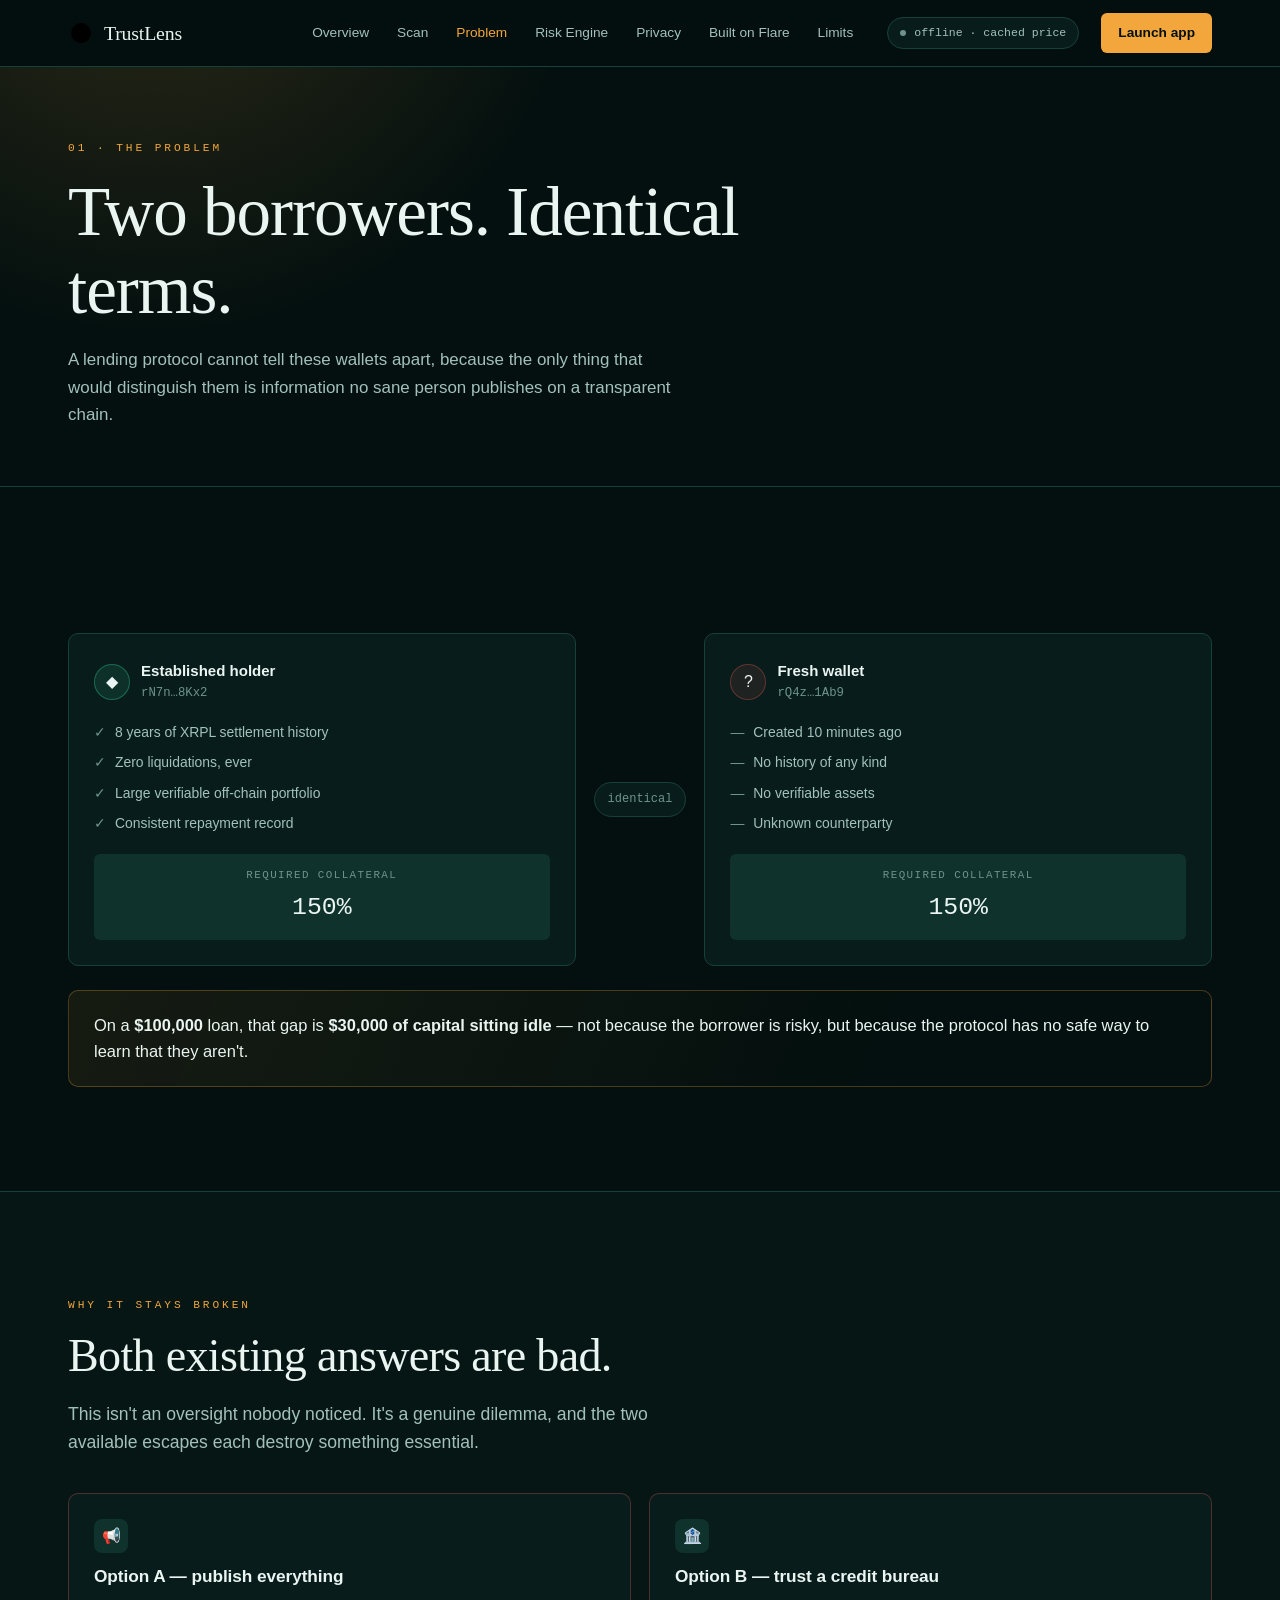
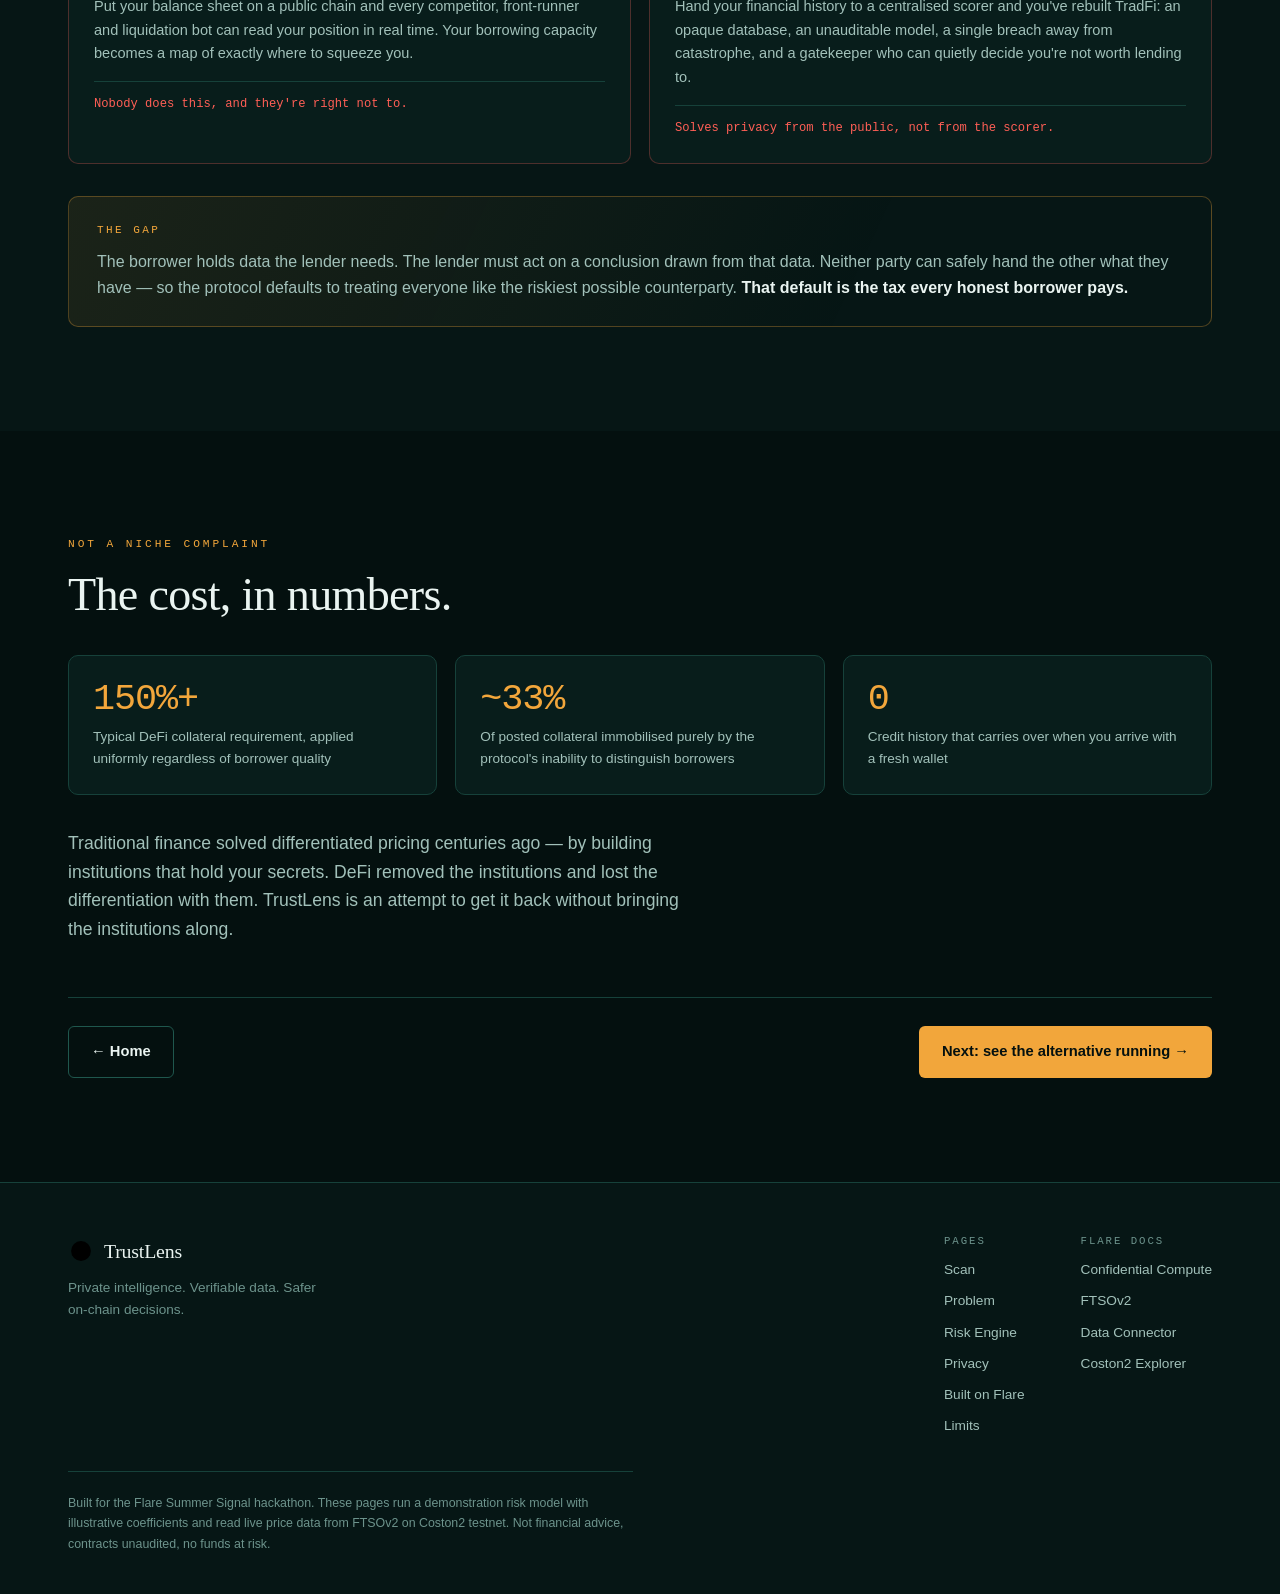
<file: site/problem.html>
<!DOCTYPE html>
<html lang="en">
<head>
<meta charset="UTF-8" />
<meta name="viewport" content="width=device-width, initial-scale=1.0" />
<title>The Problem — TrustLens</title>
<meta name="description" content="Why DeFi lending gives an eight-year holder and a ten-minute-old wallet identical terms, and why publishing your balance sheet or trusting a credit bureau both fail." />
<link rel="preconnect" href="https://fonts.googleapis.com" />
<link rel="preconnect" href="https://fonts.gstatic.com" crossorigin />
<link href="https://fonts.googleapis.com/css2?family=Inter:wght@400;500;600;700;800&family=JetBrains+Mono:wght@400;500;700&display=swap" rel="stylesheet" />
<link rel="stylesheet" href="css/styles.css" />
</head>
<body>

<header class="page-head ph-pink">
  <div class="wrap">
    <span class="eyebrow">01 · The Problem</span>
    <h1>Two borrowers. Identical terms.</h1>
    <p class="lead">
      A lending protocol cannot tell these wallets apart, because the only thing that would
      distinguish them is information no sane person publishes on a transparent chain.
    </p>
  </div>
</header>

<section>
  <div class="wrap reveal">
    <div class="versus">
      <div class="wallet">
        <div class="wallet-head">
          <div class="avatar good">◆</div>
          <div>
            <div class="n">Established holder</div>
            <div class="s">rN7n…8Kx2</div>
          </div>
        </div>
        <ul>
          <li><span>✓</span> 8 years of XRPL settlement history</li>
          <li><span>✓</span> Zero liquidations, ever</li>
          <li><span>✓</span> Large verifiable off-chain portfolio</li>
          <li><span>✓</span> Consistent repayment record</li>
        </ul>
        <div class="wallet-verdict">
          <div class="l">Required collateral</div>
          <div class="v" style="color:var(--restricted)">150%</div>
        </div>
      </div>

      <div class="versus-mid"><span>identical</span></div>

      <div class="wallet">
        <div class="wallet-head">
          <div class="avatar bad">?</div>
          <div>
            <div class="n">Fresh wallet</div>
            <div class="s">rQ4z…1Ab9</div>
          </div>
        </div>
        <ul>
          <li><span>—</span> Created 10 minutes ago</li>
          <li><span>—</span> No history of any kind</li>
          <li><span>—</span> No verifiable assets</li>
          <li><span>—</span> Unknown counterparty</li>
        </ul>
        <div class="wallet-verdict">
          <div class="l">Required collateral</div>
          <div class="v" style="color:var(--restricted)">150%</div>
        </div>
      </div>
    </div>

    <div class="punch">
      On a <b>$100,000</b> loan, that gap is <b>$30,000 of capital sitting idle</b> — not because
      the borrower is risky, but because the protocol has no safe way to learn that they aren't.
    </div>
  </div>
</section>

<section class="alt-bg">
  <div class="wrap reveal">
    <span class="eyebrow">Why it stays broken</span>
    <h2>Both existing answers are bad.</h2>
    <p class="lead">
      This isn't an oversight nobody noticed. It's a genuine dilemma, and the two available
      escapes each destroy something essential.
    </p>

    <div class="grid grid-2" style="margin-top:36px">
      <div class="card fail">
        <div class="card-icon">📢</div>
        <h3>Option A — publish everything</h3>
        <p>
          Put your balance sheet on a public chain and every competitor, front-runner and
          liquidation bot can read your position in real time. Your borrowing capacity becomes
          a map of exactly where to squeeze you.
        </p>
        <div class="fail-tag">Nobody does this, and they're right not to.</div>
      </div>

      <div class="card fail">
        <div class="card-icon">🏦</div>
        <h3>Option B — trust a credit bureau</h3>
        <p>
          Hand your financial history to a centralised scorer and you've rebuilt TradFi: an
          opaque database, an unauditable model, a single breach away from catastrophe, and a
          gatekeeper who can quietly decide you're not worth lending to.
        </p>
        <div class="fail-tag">Solves privacy from the public, not from the scorer.</div>
      </div>
    </div>

    <div class="insight">
      <div class="insight-mark">The gap</div>
      <p>
        The borrower holds data the lender needs. The lender must act on a conclusion drawn
        from that data. Neither party can safely hand the other what they have — so the
        protocol defaults to treating everyone like the riskiest possible counterparty.
        <b>That default is the tax every honest borrower pays.</b>
      </p>
    </div>
  </div>
</section>

<section>
  <div class="wrap reveal">
    <span class="eyebrow">Not a niche complaint</span>
    <h2>The cost, in numbers.</h2>

    <div class="stat-row">
      <div class="stat-card">
        <div class="sv">150%+</div>
        <div class="sk">Typical DeFi collateral requirement, applied uniformly regardless of borrower quality</div>
      </div>
      <div class="stat-card">
        <div class="sv">~33%</div>
        <div class="sk">Of posted collateral immobilised purely by the protocol's inability to distinguish borrowers</div>
      </div>
      <div class="stat-card">
        <div class="sv">0</div>
        <div class="sk">Credit history that carries over when you arrive with a fresh wallet</div>
      </div>
    </div>

    <p class="lead" style="margin-top:34px">
      Traditional finance solved differentiated pricing centuries ago — by building institutions
      that hold your secrets. DeFi removed the institutions and lost the differentiation with them.
      TrustLens is an attempt to get it back without bringing the institutions along.
    </p>

    <div class="page-nav">
      <a href="index.html" class="btn btn-ghost">← Home</a>
      <a href="demo.html" class="btn btn-primary">Next: see the alternative running →</a>
    </div>
  </div>
</section>

<script src="js/shell.js"></script>
</body>
</html>
</file>
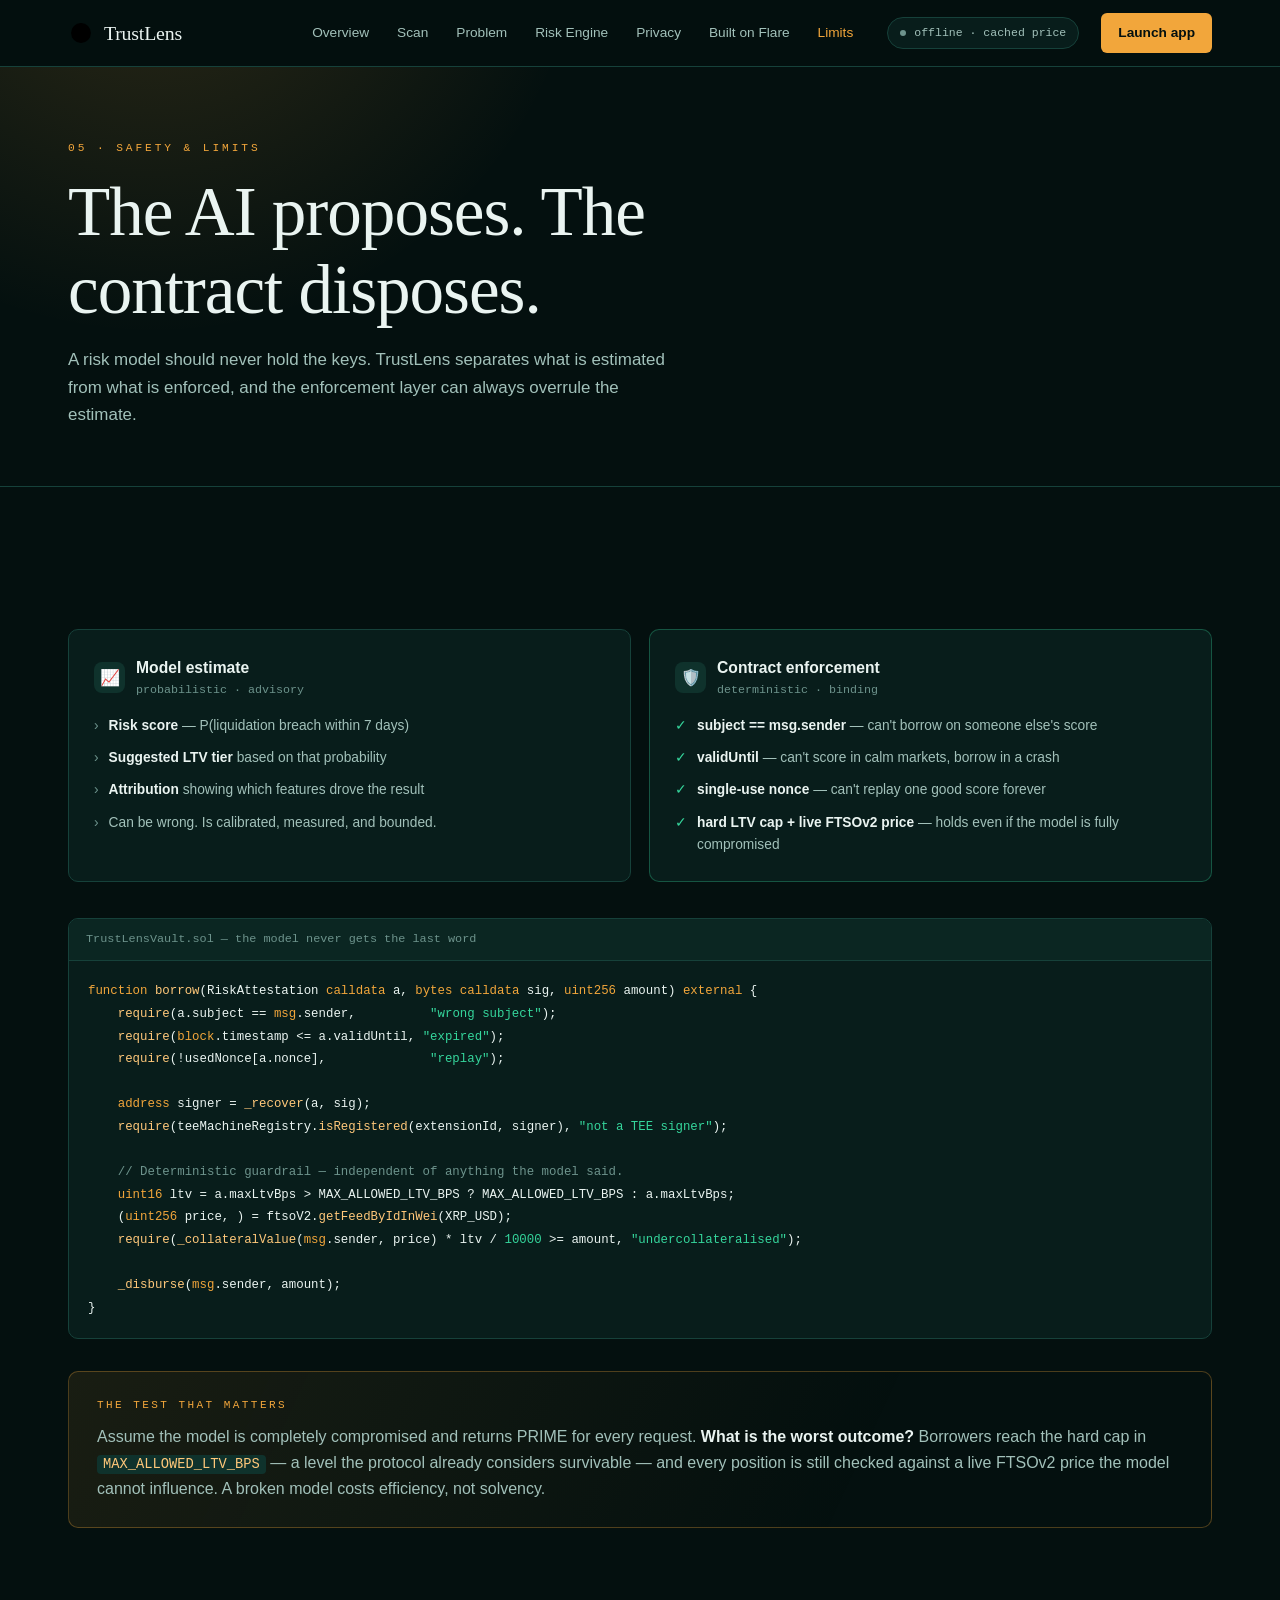
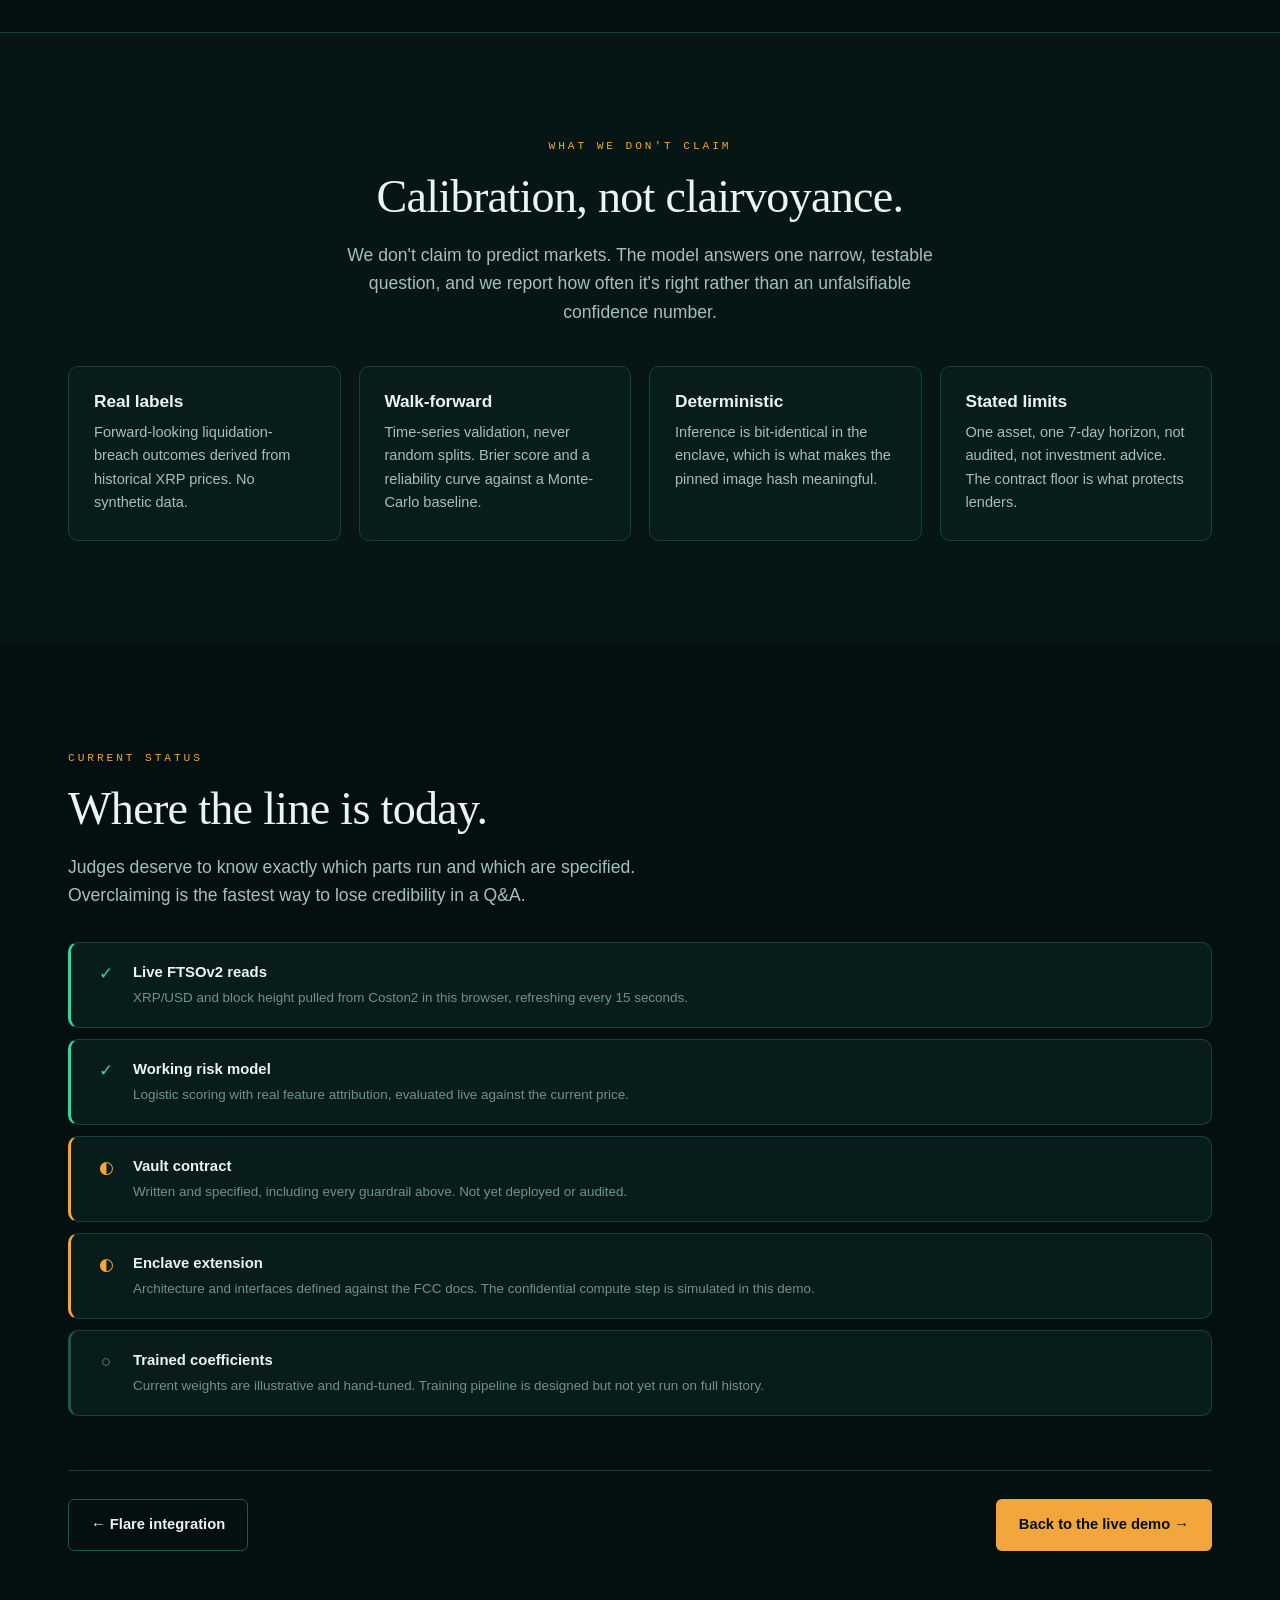
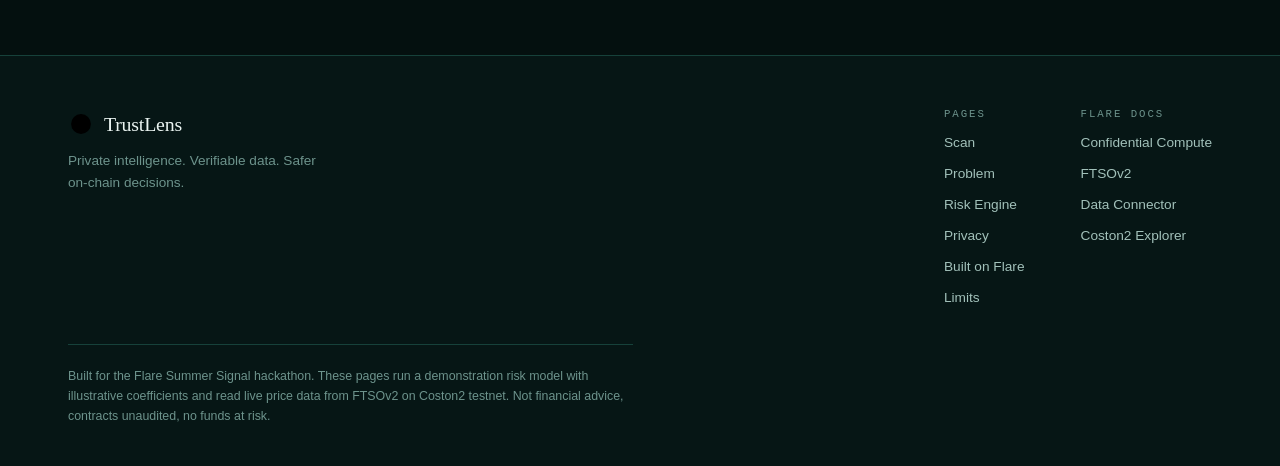
<file: site/safety.html>
<!DOCTYPE html>
<html lang="en">
<head>
<meta charset="UTF-8" />
<meta name="viewport" content="width=device-width, initial-scale=1.0" />
<title>Safety & Limits — TrustLens</title>
<meta name="description" content="The model proposes, the contract disposes. How TrustLens separates probabilistic estimates from deterministic enforcement, and an honest list of what it does not claim." />
<link rel="preconnect" href="https://fonts.googleapis.com" />
<link rel="preconnect" href="https://fonts.gstatic.com" crossorigin />
<link href="https://fonts.googleapis.com/css2?family=Inter:wght@400;500;600;700;800&family=JetBrains+Mono:wght@400;500;700&display=swap" rel="stylesheet" />
<link rel="stylesheet" href="css/styles.css" />
</head>
<body>

<header class="page-head ph-amber">
  <div class="wrap">
    <span class="eyebrow">05 · Safety & Limits</span>
    <h1>The AI proposes. The contract disposes.</h1>
    <p class="lead">
      A risk model should never hold the keys. TrustLens separates what is estimated from what
      is enforced, and the enforcement layer can always overrule the estimate.
    </p>
  </div>
</header>

<section>
  <div class="wrap reveal">
    <div class="guard">
      <div class="guard-col">
        <div class="guard-h">
          <div class="ic">📈</div>
          <div><div class="t">Model estimate</div><div class="s">probabilistic · advisory</div></div>
        </div>
        <ul>
          <li><span>›</span><div><b>Risk score</b> — P(liquidation breach within 7 days)</div></li>
          <li><span>›</span><div><b>Suggested LTV tier</b> based on that probability</div></li>
          <li><span>›</span><div><b>Attribution</b> showing which features drove the result</div></li>
          <li><span>›</span><div>Can be wrong. Is calibrated, measured, and bounded.</div></li>
        </ul>
      </div>
      <div class="guard-col hard">
        <div class="guard-h">
          <div class="ic">🛡️</div>
          <div><div class="t">Contract enforcement</div><div class="s">deterministic · binding</div></div>
        </div>
        <ul>
          <li><span>✓</span><div><b>subject == msg.sender</b> — can't borrow on someone else's score</div></li>
          <li><span>✓</span><div><b>validUntil</b> — can't score in calm markets, borrow in a crash</div></li>
          <li><span>✓</span><div><b>single-use nonce</b> — can't replay one good score forever</div></li>
          <li><span>✓</span><div><b>hard LTV cap + live FTSOv2 price</b> — holds even if the model is fully compromised</div></li>
        </ul>
      </div>
    </div>

    <div class="code">
      <div class="code-head">TrustLensVault.sol — the model never gets the last word</div>
      <pre><span class="k">function</span> <span class="f">borrow</span>(RiskAttestation <span class="k">calldata</span> a, <span class="k">bytes calldata</span> sig, <span class="k">uint256</span> amount) <span class="k">external</span> {
    <span class="f">require</span>(a.subject == <span class="k">msg</span>.sender,          <span class="s">"wrong subject"</span>);
    <span class="f">require</span>(<span class="k">block</span>.timestamp &lt;= a.validUntil, <span class="s">"expired"</span>);
    <span class="f">require</span>(!usedNonce[a.nonce],              <span class="s">"replay"</span>);

    <span class="k">address</span> signer = <span class="f">_recover</span>(a, sig);
    <span class="f">require</span>(teeMachineRegistry.<span class="f">isRegistered</span>(extensionId, signer), <span class="s">"not a TEE signer"</span>);

    <span class="c">// Deterministic guardrail — independent of anything the model said.</span>
    <span class="k">uint16</span> ltv = a.maxLtvBps &gt; MAX_ALLOWED_LTV_BPS ? MAX_ALLOWED_LTV_BPS : a.maxLtvBps;
    (<span class="k">uint256</span> price, ) = ftsoV2.<span class="f">getFeedByIdInWei</span>(XRP_USD);
    <span class="f">require</span>(<span class="f">_collateralValue</span>(<span class="k">msg</span>.sender, price) * ltv / <span class="s">10000</span> &gt;= amount, <span class="s">"undercollateralised"</span>);

    <span class="f">_disburse</span>(<span class="k">msg</span>.sender, amount);
}</pre>
    </div>

    <div class="insight">
      <div class="insight-mark">The test that matters</div>
      <p>
        Assume the model is completely compromised and returns PRIME for every request.
        <b>What is the worst outcome?</b> Borrowers reach the hard cap in
        <code>MAX_ALLOWED_LTV_BPS</code> — a level the protocol already considers survivable —
        and every position is still checked against a live FTSOv2 price the model cannot
        influence. A broken model costs efficiency, not solvency.
      </p>
    </div>
  </div>
</section>

<section class="alt-bg">
  <div class="wrap reveal center">
    <span class="eyebrow">What we don't claim</span>
    <h2>Calibration, not clairvoyance.</h2>
    <p class="lead">
      We don't claim to predict markets. The model answers one narrow, testable question, and we
      report how often it's right rather than an unfalsifiable confidence number.
    </p>

    <div class="grid grid-4" style="margin-top:40px;text-align:left">
      <div class="card">
        <h3>Real labels</h3>
        <p>Forward-looking liquidation-breach outcomes derived from historical XRP prices. No synthetic data.</p>
      </div>
      <div class="card">
        <h3>Walk-forward</h3>
        <p>Time-series validation, never random splits. Brier score and a reliability curve against a Monte-Carlo baseline.</p>
      </div>
      <div class="card">
        <h3>Deterministic</h3>
        <p>Inference is bit-identical in the enclave, which is what makes the pinned image hash meaningful.</p>
      </div>
      <div class="card">
        <h3>Stated limits</h3>
        <p>One asset, one 7-day horizon, not audited, not investment advice. The contract floor is what protects lenders.</p>
      </div>
    </div>
  </div>
</section>

<section>
  <div class="wrap reveal">
    <span class="eyebrow">Current status</span>
    <h2>Where the line is today.</h2>
    <p class="lead">
      Judges deserve to know exactly which parts run and which are specified. Overclaiming is
      the fastest way to lose credibility in a Q&amp;A.
    </p>

    <div class="status-list">
      <div class="st-row done">
        <span class="st-mark">✓</span>
        <div><b>Live FTSOv2 reads</b><span>XRP/USD and block height pulled from Coston2 in this browser, refreshing every 15 seconds.</span></div>
      </div>
      <div class="st-row done">
        <span class="st-mark">✓</span>
        <div><b>Working risk model</b><span>Logistic scoring with real feature attribution, evaluated live against the current price.</span></div>
      </div>
      <div class="st-row partial">
        <span class="st-mark">◐</span>
        <div><b>Vault contract</b><span>Written and specified, including every guardrail above. Not yet deployed or audited.</span></div>
      </div>
      <div class="st-row partial">
        <span class="st-mark">◐</span>
        <div><b>Enclave extension</b><span>Architecture and interfaces defined against the FCC docs. The confidential compute step is simulated in this demo.</span></div>
      </div>
      <div class="st-row todo">
        <span class="st-mark">○</span>
        <div><b>Trained coefficients</b><span>Current weights are illustrative and hand-tuned. Training pipeline is designed but not yet run on full history.</span></div>
      </div>
    </div>

    <div class="page-nav">
      <a href="flare.html" class="btn btn-ghost">← Flare integration</a>
      <a href="demo.html" class="btn btn-primary">Back to the live demo →</a>
    </div>
  </div>
</section>

<script src="js/shell.js"></script>
</body>
</html>
</file>
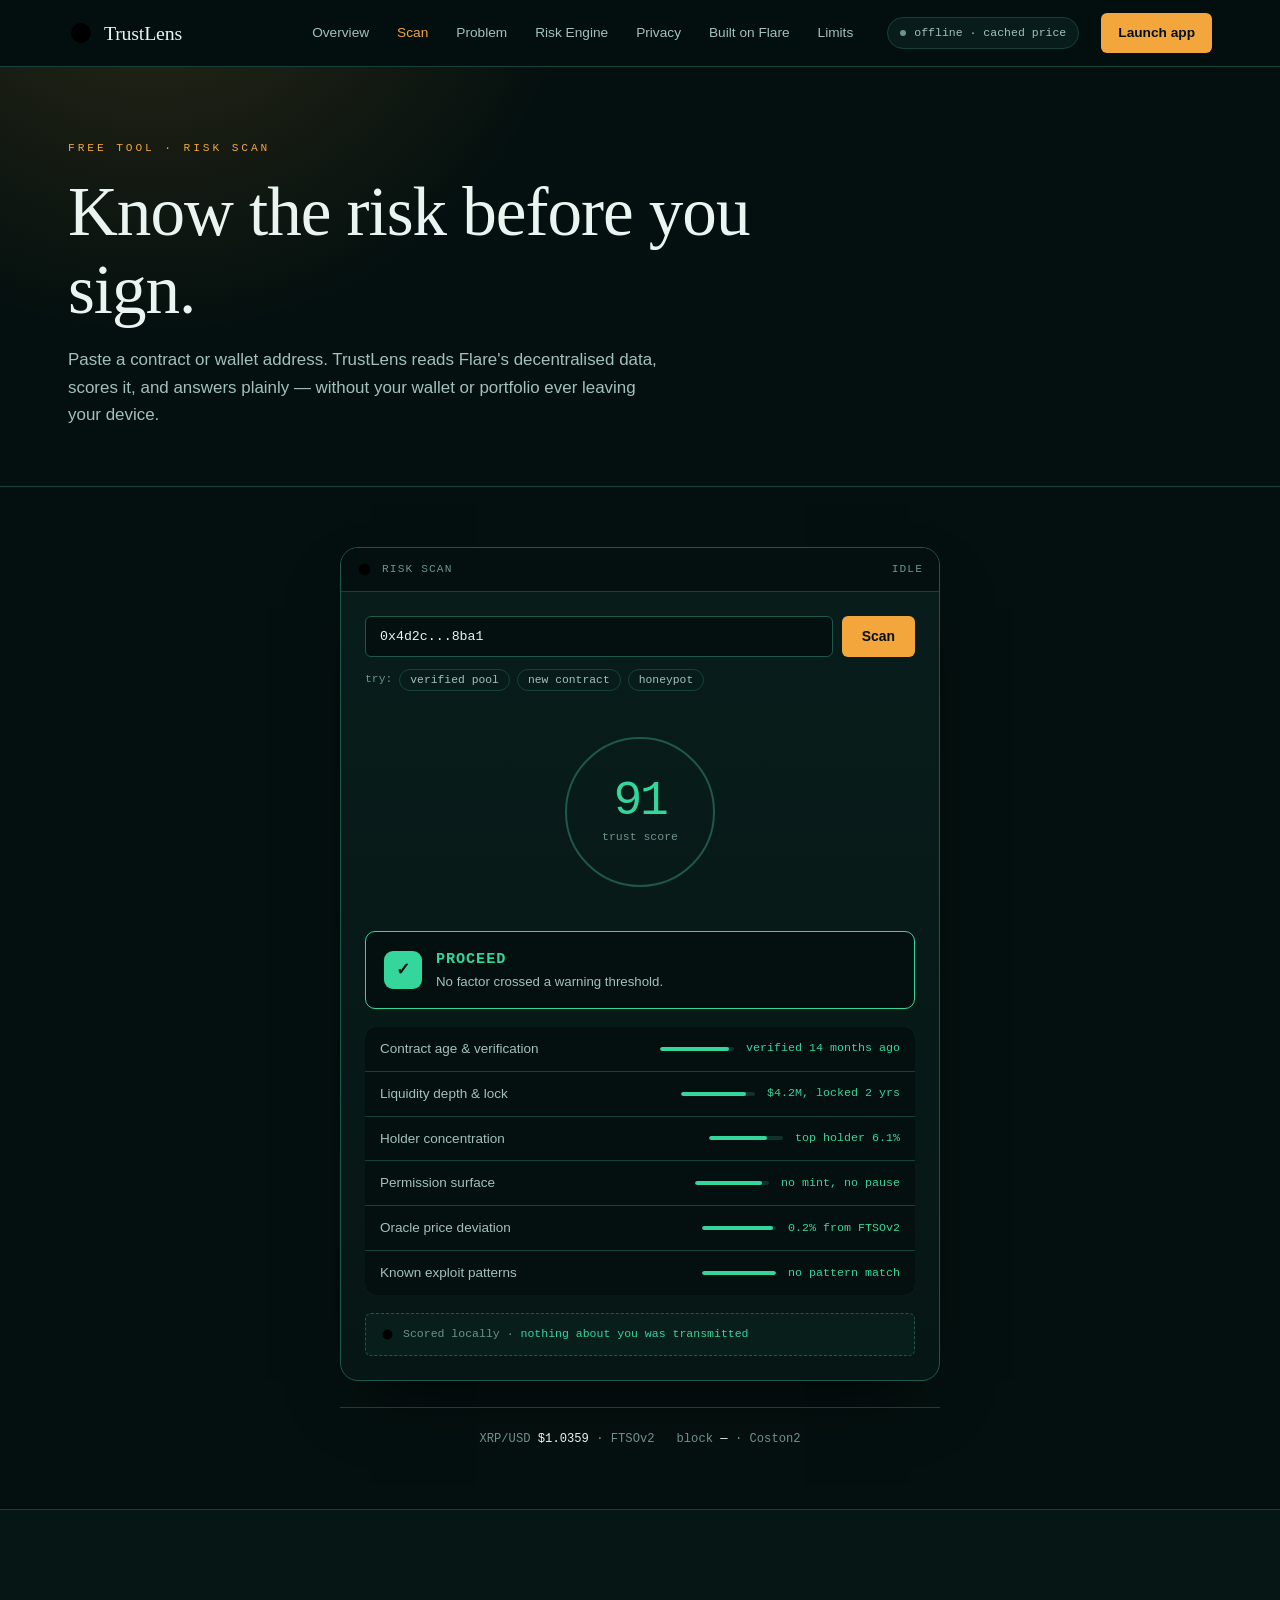
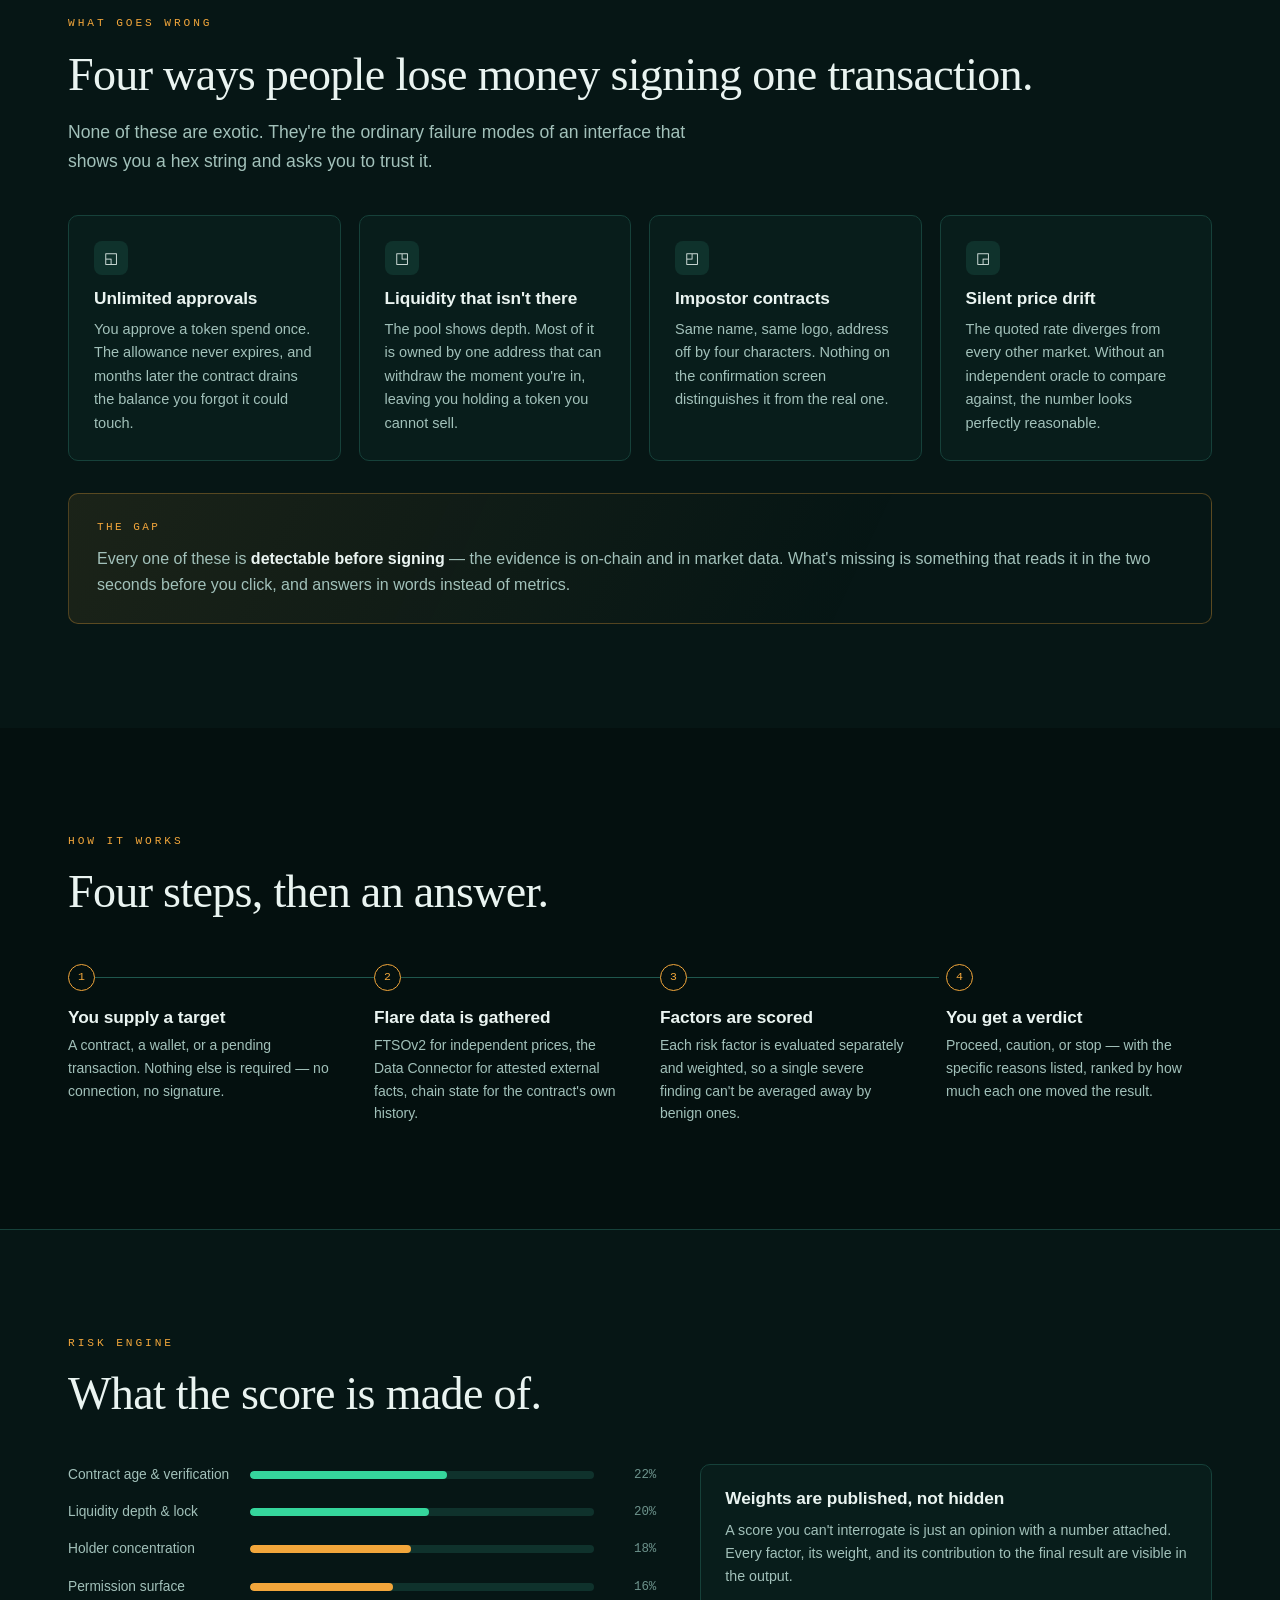
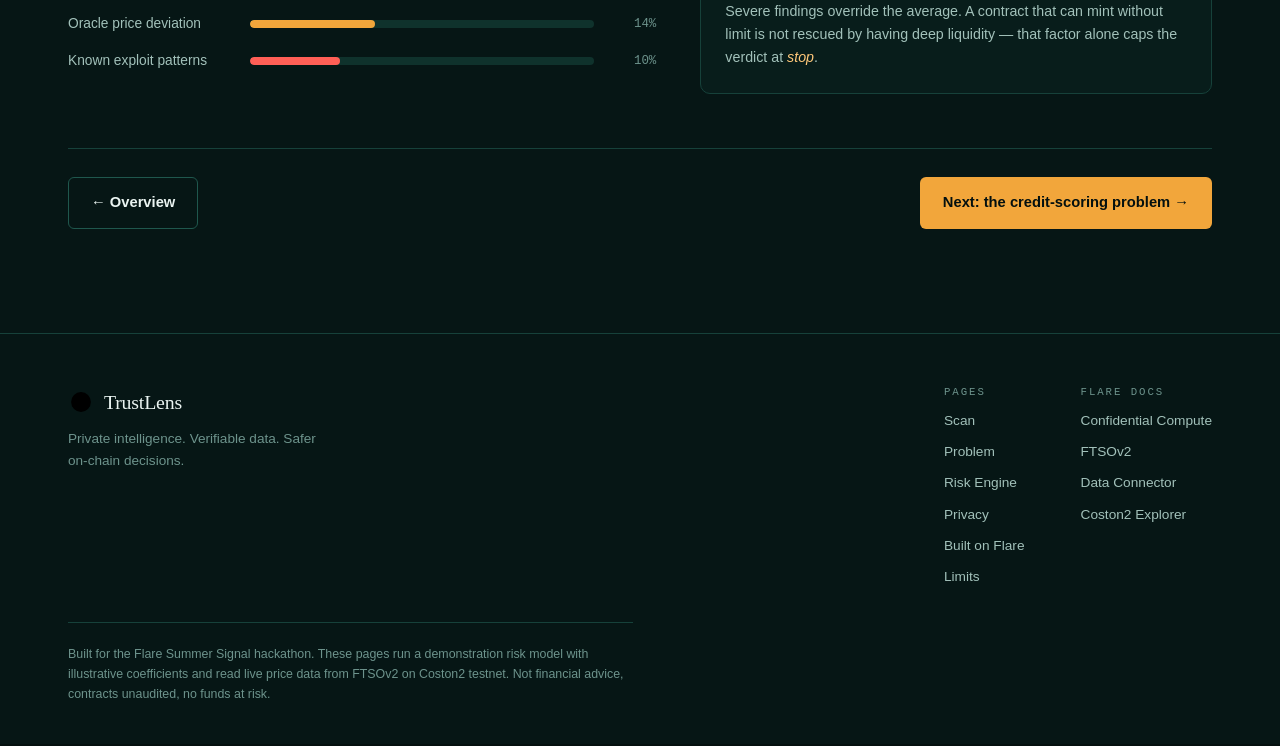
<file: site/scan.html>
<!DOCTYPE html>
<html lang="en">
<head>
<meta charset="UTF-8" />
<meta name="viewport" content="width=device-width, initial-scale=1.0" />
<title>Risk Scan — TrustLens</title>
<meta name="description" content="Scan a contract or wallet against Flare's decentralised data and get a private, explainable risk verdict before you approve a transaction. No wallet connection, nothing transmitted." />
<link rel="preconnect" href="https://fonts.googleapis.com" />
<link rel="preconnect" href="https://fonts.gstatic.com" crossorigin />
<link href="https://fonts.googleapis.com/css2?family=Inter:wght@400;500;600;700;800&family=JetBrains+Mono:wght@400;500;700&display=swap" rel="stylesheet" />
<link rel="stylesheet" href="css/styles.css" />
</head>
<body>

<header class="page-head ph-pink">
  <div class="wrap">
    <span class="eyebrow">Free tool · Risk Scan</span>
    <h1>Know the risk before you sign.</h1>
    <p class="lead">
      Paste a contract or wallet address. TrustLens reads Flare's decentralised data, scores it,
      and answers plainly — without your wallet or portfolio ever leaving your device.
    </p>
  </div>
</header>

<section class="tight">
  <div class="wrap">
    <div style="max-width:600px;margin:0 auto">
      <div class="console" id="scan">
        <div class="console-bar">
          <svg class="lens-mark" viewBox="0 0 100 100" aria-hidden="true"><use href="#lens" /></svg>
          <span>Risk scan</span>
          <span class="spacer"></span>
          <span id="scanState">idle</span>
        </div>

        <div class="console-body">
          <form class="scan-form" id="scanForm" autocomplete="off">
            <label for="addr" class="sr-only" style="position:absolute;left:-9999px">Contract or wallet address</label>
            <input class="scan-input" id="addr" type="text" placeholder="0x… contract or wallet address"
                   value="0x7a2f...c41d" spellcheck="false" />
            <button class="scan-go" id="scanGo" type="submit">Scan</button>
          </form>

          <div class="samples">
            <span>try:</span>
            <button class="sample" data-case="safe" type="button">verified pool</button>
            <button class="sample" data-case="caution" type="button">new contract</button>
            <button class="sample" data-case="danger" type="button">honeypot</button>
          </div>

          <div class="aperture-stage">
            <div class="aperture" id="aperture" role="img" aria-labelledby="apLabel">
              <svg viewBox="0 0 190 190" aria-hidden="true">
                <circle class="ap-ring" cx="95" cy="95" r="74" />
                <circle class="ap-sweep" cx="95" cy="95" r="74" />
                <g id="blades"></g>
              </svg>
              <div class="ap-idle" id="apLabel">aperture closed</div>
              <div class="ap-core">
                <div class="ap-score num" id="apScore">—</div>
                <div class="ap-of">trust score</div>
              </div>
            </div>
          </div>

          <div class="verdict-card" id="verdictCard">
            <div class="vc-glyph" id="vcGlyph">—</div>
            <div>
              <div class="vc-title" id="vcTitle">—</div>
              <div class="vc-note" id="vcNote">—</div>
            </div>
          </div>

          <div class="factors" id="factors" aria-live="polite"></div>

          <div class="privacy-strip">
            <svg class="lens-mark" viewBox="0 0 100 100" style="width:13px;height:13px" aria-hidden="true"><use href="#lens" /></svg>
            <span>Scored locally · <b>nothing about you was transmitted</b></span>
          </div>
        </div>
      </div>

      <div class="hero-meta" style="justify-content:center;margin-top:26px">
        <span>XRP/USD <b id="statPrice">—</b> · FTSOv2</span>
        <span>block <b id="statBlock">—</b> · Coston2</span>
      </div>
    </div>
  </div>
</section>

<!-- ==================== THE PROBLEM ==================== -->
<section class="alt-bg">
  <div class="wrap reveal">
    <span class="eyebrow">What goes wrong</span>
    <h2>Four ways people lose money signing one transaction.</h2>
    <p class="lead">
      None of these are exotic. They're the ordinary failure modes of an interface that
      shows you a hex string and asks you to trust it.
    </p>

    <div class="grid grid-4" style="margin-top:40px">
      <div class="card">
        <div class="card-icon">◱</div>
        <h3>Unlimited approvals</h3>
        <p>You approve a token spend once. The allowance never expires, and months later the contract drains the balance you forgot it could touch.</p>
      </div>
      <div class="card">
        <div class="card-icon">◳</div>
        <h3>Liquidity that isn't there</h3>
        <p>The pool shows depth. Most of it is owned by one address that can withdraw the moment you're in, leaving you holding a token you cannot sell.</p>
      </div>
      <div class="card">
        <div class="card-icon">◰</div>
        <h3>Impostor contracts</h3>
        <p>Same name, same logo, address off by four characters. Nothing on the confirmation screen distinguishes it from the real one.</p>
      </div>
      <div class="card">
        <div class="card-icon">◲</div>
        <h3>Silent price drift</h3>
        <p>The quoted rate diverges from every other market. Without an independent oracle to compare against, the number looks perfectly reasonable.</p>
      </div>
    </div>

    <div class="insight">
      <div class="insight-mark">The gap</div>
      <p>
        Every one of these is <b>detectable before signing</b> — the evidence is on-chain and in
        market data. What's missing is something that reads it in the two seconds before you
        click, and answers in words instead of metrics.
      </p>
    </div>
  </div>
</section>

<!-- ==================== HOW IT WORKS ==================== -->
<section>
  <div class="wrap reveal">
    <span class="eyebrow">How it works</span>
    <h2>Four steps, then an answer.</h2>

    <div class="flow">
      <div class="flow-step">
        <div class="flow-node">1</div>
        <h3>You supply a target</h3>
        <p>A contract, a wallet, or a pending transaction. Nothing else is required — no connection, no signature.</p>
      </div>
      <div class="flow-step">
        <div class="flow-node">2</div>
        <h3>Flare data is gathered</h3>
        <p>FTSOv2 for independent prices, the Data Connector for attested external facts, chain state for the contract's own history.</p>
      </div>
      <div class="flow-step">
        <div class="flow-node">3</div>
        <h3>Factors are scored</h3>
        <p>Each risk factor is evaluated separately and weighted, so a single severe finding can't be averaged away by benign ones.</p>
      </div>
      <div class="flow-step">
        <div class="flow-node">4</div>
        <h3>You get a verdict</h3>
        <p>Proceed, caution, or stop — with the specific reasons listed, ranked by how much each one moved the result.</p>
      </div>
    </div>
  </div>
</section>

<!-- ==================== RISK ENGINE COMPOSITION ==================== -->
<section class="alt-bg">
  <div class="wrap reveal">
    <span class="eyebrow">Risk engine</span>
    <h2>What the score is made of.</h2>

    <div class="compose">
      <div class="bars" id="bars">
        <div class="bar-row" data-w="22">
          <div class="bar-name">Contract age &amp; verification</div>
          <div class="bar-track"><i class="bar-fill" style="background:var(--verified)"></i></div>
          <div class="bar-val">22%</div>
        </div>
        <div class="bar-row" data-w="20">
          <div class="bar-name">Liquidity depth &amp; lock</div>
          <div class="bar-track"><i class="bar-fill" style="background:var(--verified)"></i></div>
          <div class="bar-val">20%</div>
        </div>
        <div class="bar-row" data-w="18">
          <div class="bar-name">Holder concentration</div>
          <div class="bar-track"><i class="bar-fill" style="background:var(--amber)"></i></div>
          <div class="bar-val">18%</div>
        </div>
        <div class="bar-row" data-w="16">
          <div class="bar-name">Permission surface</div>
          <div class="bar-track"><i class="bar-fill" style="background:var(--amber)"></i></div>
          <div class="bar-val">16%</div>
        </div>
        <div class="bar-row" data-w="14">
          <div class="bar-name">Oracle price deviation</div>
          <div class="bar-track"><i class="bar-fill" style="background:var(--amber)"></i></div>
          <div class="bar-val">14%</div>
        </div>
        <div class="bar-row" data-w="10">
          <div class="bar-name">Known exploit patterns</div>
          <div class="bar-track"><i class="bar-fill" style="background:var(--alert)"></i></div>
          <div class="bar-val">10%</div>
        </div>
      </div>

      <div class="compose-note">
        <h3>Weights are published, not hidden</h3>
        <p>
          A score you can't interrogate is just an opinion with a number attached. Every factor,
          its weight, and its contribution to the final result are visible in the output.
        </p>
        <p>
          Severe findings override the average. A contract that can mint without limit is not
          rescued by having deep liquidity — that factor alone caps the verdict at
          <em class="hl">stop</em>.
        </p>
      </div>
    </div>

    <div class="page-nav">
      <a href="index.html" class="btn btn-ghost">← Overview</a>
      <a href="problem.html" class="btn btn-primary">Next: the credit-scoring problem →</a>
    </div>
  </div>
</section>

<script src="js/shell.js"></script>
<script src="js/scan.js"></script>
</body>
</html>
</file>
<file: site/css/styles.css>
/* ============================================================
   TrustLens — core design system

   COLOUR ANCHOR — deep ink-teal base, single signal-amber accent.
     privacy    = quiet   → desaturated ink-teal, low chroma, recedes
     verification = precise → a narrow verified-green, used only for proof
     risk       = alert   → signal amber, reserved strictly for warnings
   Deliberately not navy/electric-blue (dashboard cliché) and not
   purple-gradient (generic AI-SaaS cliché).

   TYPE — Instrument Serif display (editorial authority) + IBM Plex Mono
   for all numerals/scores (precision instrument) + IBM Plex Sans body.
   ============================================================ */

:root {
  /* Ink-teal base */
  --ink-900: #04100f;
  --ink-850: #061615;
  --ink-800: #081d1b;
  --ink-700: #0b2622;
  --ink-600: #0f322c;
  --line:    #16413a;
  --line-2:  #1f574d;

  /* Type colours */
  --paper:      #eaf4f1;
  --text-dim:   #a2c1ba;
  --text-faint: #6d938c;

  /* Signal */
  --amber:      #f2a63b;
  --amber-soft: #ffc87a;
  --verified:   #35d69c;
  --alert:      #ff5f56;
  --caution:    #f2a63b;

  /* Verdict aliases (scan + credit tiers share one language) */
  --safe: var(--verified);
  --warn: var(--amber);
  --stop: var(--alert);

  --display: "Instrument Serif", "Iowan Old Style", Georgia, serif;
  --sans: "IBM Plex Sans", -apple-system, BlinkMacSystemFont, "Segoe UI", sans-serif;
  --mono: "IBM Plex Mono", "SF Mono", Menlo, Consolas, monospace;

  --r-sm: 6px;
  --r: 10px;
  --r-lg: 18px;
  --maxw: 1200px;
  --ease: cubic-bezier(0.22, 0.8, 0.3, 1);
}

* { box-sizing: border-box; margin: 0; padding: 0; }
html { scroll-behavior: smooth; }

body {
  background: var(--ink-900);
  color: var(--paper);
  font-family: var(--sans);
  font-size: 16px;
  line-height: 1.62;
  -webkit-font-smoothing: antialiased;
  overflow-x: hidden;
}

::selection { background: var(--amber); color: var(--ink-900); }

.wrap { max-width: var(--maxw); margin: 0 auto; padding: 0 28px; position: relative; z-index: 1; }
section { padding: 104px 0; position: relative; }
section.tight { padding: 60px 0; }
section.alt-bg { background: var(--ink-850); border-top: 1px solid var(--line); }

/* ---------- Type scale ---------- */

h1, h2, h3, h4 { font-weight: 400; letter-spacing: -0.015em; line-height: 1.12; }
h1, h2 { font-family: var(--display); }
h1 { font-size: clamp(2.5rem, 5.4vw, 4.4rem); }
h2 { font-size: clamp(1.95rem, 3.6vw, 3.1rem); margin-bottom: 18px; }
h3 { font-family: var(--sans); font-size: 1.08rem; font-weight: 600; margin-bottom: 9px; letter-spacing: -0.005em; }

p { color: var(--text-dim); }
.lead { font-size: 1.1rem; max-width: 64ch; color: var(--text-dim); }
.center { text-align: center; }
.center .lead { margin-inline: auto; }

/* Numerals always monospace — they read as instrument output */
.num, .stat-card .sv, .ts-val, .gauge-center .num, .ltv-big, .wallet-verdict .v { font-family: var(--mono); font-variant-numeric: tabular-nums; }

.eyebrow {
  display: block;
  font-family: var(--mono);
  font-size: 0.7rem;
  letter-spacing: 0.26em;
  text-transform: uppercase;
  color: var(--amber);
  margin-bottom: 16px;
}

em.hl {
  font-style: italic;
  color: var(--amber-soft);
}

/* ============================================================
   Lens motif — the signature mark
   A six-blade aperture. Reused in nav, favicon, dividers, loaders.
   ============================================================ */

.lens-mark { width: 26px; height: 26px; display: block; flex-shrink: 0; }
.lens-mark .iris { fill: none; stroke: var(--amber); stroke-width: 7; }
.lens-mark .blade { fill: var(--amber); opacity: 0.85; }
.lens-mark .pupil { fill: var(--ink-900); }

/* Divider that reads as a closing aperture */
.lens-rule {
  height: 1px; border: 0; margin: 0;
  background: linear-gradient(90deg, transparent, var(--line-2) 22%, var(--amber) 50%, var(--line-2) 78%, transparent);
  opacity: 0.55;
}

/* ============================================================
   Navigation
   ============================================================ */

nav {
  position: sticky; top: 0; z-index: 100;
  background: rgba(4, 16, 15, 0.86);
  backdrop-filter: blur(16px);
  border-bottom: 1px solid var(--line);
}

.nav-inner {
  max-width: var(--maxw); margin: 0 auto;
  padding: 13px 28px;
  display: flex; align-items: center; gap: 22px;
}

.brand {
  display: flex; align-items: center; gap: 10px;
  text-decoration: none; color: var(--paper);
  font-family: var(--display); font-size: 1.24rem; letter-spacing: -0.01em;
  margin-right: auto;
}

.nav-links { display: flex; gap: 4px; align-items: center; }
.nav-links a {
  color: var(--text-dim); text-decoration: none;
  font-size: 0.855rem; padding: 7px 12px; border-radius: var(--r-sm);
  transition: color 0.18s, background 0.18s;
}
.nav-links a:hover { color: var(--paper); background: var(--ink-700); }
.nav-links a.active { color: var(--amber); }

.nav-cta {
  padding: 9px 17px; border-radius: var(--r-sm);
  background: var(--amber); color: var(--ink-900);
  font-size: 0.855rem; font-weight: 600; text-decoration: none;
  white-space: nowrap; transition: background 0.18s;
}
.nav-cta:hover { background: var(--amber-soft); }

.nav-toggle {
  display: none; background: var(--ink-700); color: var(--paper);
  border: 1px solid var(--line); border-radius: var(--r-sm);
  padding: 7px 12px; cursor: pointer; font-size: 1rem;
}
.nav-drawer { display: none; flex-direction: column; padding: 6px 28px 16px; }
.nav-drawer.open { display: flex; }
.nav-drawer a {
  color: var(--text-dim); text-decoration: none; font-size: 0.94rem;
  padding: 12px 0; border-bottom: 1px solid var(--line);
}
.nav-drawer a.active { color: var(--amber); }

/* Live network chip */
.chip {
  display: inline-flex; align-items: center; gap: 8px;
  padding: 6px 12px; border-radius: 100px;
  border: 1px solid var(--line); background: var(--ink-800);
  font-family: var(--mono); font-size: 0.72rem; color: var(--text-dim);
  white-space: nowrap;
}
.chip b { color: var(--paper); font-weight: 500; }
.dot { width: 6px; height: 6px; border-radius: 50%; background: var(--verified); flex-shrink: 0; }
.dot.live { animation: ping 2.2s infinite; }
@keyframes ping {
  0%, 100% { box-shadow: 0 0 0 0 rgba(53, 214, 156, 0.6); }
  70%      { box-shadow: 0 0 0 6px rgba(53, 214, 156, 0); }
}
.dot.stale { background: var(--text-faint); animation: none; }

/* ============================================================
   Buttons
   ============================================================ */

.btn {
  display: inline-flex; align-items: center; gap: 9px;
  padding: 13px 22px; border-radius: var(--r-sm);
  font-family: var(--sans); font-size: 0.92rem; font-weight: 600;
  text-decoration: none; cursor: pointer;
  border: 1px solid transparent;
  transition: transform 0.16s var(--ease), background 0.16s, border-color 0.16s;
}
.btn-primary { background: var(--amber); color: var(--ink-900); }
.btn-primary:hover { background: var(--amber-soft); transform: translateY(-1px); }
.btn-ghost { background: transparent; border-color: var(--line-2); color: var(--paper); }
.btn-ghost:hover { border-color: var(--amber); color: var(--amber); }
.btn-lg { padding: 15px 27px; font-size: 0.98rem; }
.btn:focus-visible, a:focus-visible, button:focus-visible, input:focus-visible {
  outline: 2px solid var(--amber); outline-offset: 3px;
}

/* ============================================================
   Page headers (inner pages)
   ============================================================ */

.page-head {
  position: relative; overflow: hidden;
  padding: 72px 0 58px; border-bottom: 1px solid var(--line);
}
.page-head::after {
  content: ""; position: absolute; inset: 0; pointer-events: none;
  background: radial-gradient(680px circle at 12% -40%, var(--ph-glow, rgba(242,166,59,0.16)), transparent 64%);
}
.page-head h1 { margin-bottom: 18px; max-width: 22ch; }
.page-head .lead { font-size: 1.06rem; }

.ph-pink, .ph-amber { --ph-glow: rgba(242, 166, 59, 0.18); }
.ph-green { --ph-glow: rgba(53, 214, 156, 0.14); }
.ph-blue  { --ph-glow: rgba(53, 214, 156, 0.10); }
.ph-purple{ --ph-glow: rgba(242, 166, 59, 0.12); }
.ph-green .eyebrow, .ph-blue .eyebrow { color: var(--verified); }

.page-nav {
  display: flex; justify-content: space-between; gap: 14px; flex-wrap: wrap;
  margin-top: 54px; padding-top: 28px; border-top: 1px solid var(--line);
}

/* ============================================================
   Cards & grids
   ============================================================ */

.grid { display: grid; gap: 18px; }
.grid-2 { grid-template-columns: repeat(auto-fit, minmax(310px, 1fr)); }
.grid-3 { grid-template-columns: repeat(auto-fit, minmax(252px, 1fr)); }
.grid-4 { grid-template-columns: repeat(auto-fit, minmax(210px, 1fr)); }

.card {
  background: var(--ink-800); border: 1px solid var(--line);
  border-radius: var(--r); padding: 25px;
  transition: border-color 0.22s, transform 0.22s var(--ease);
}
.card:hover { border-color: var(--line-2); transform: translateY(-2px); }
.card p { font-size: 0.91rem; }
.card-icon {
  width: 34px; height: 34px; border-radius: 8px; margin-bottom: 14px;
  background: var(--ink-600); display: grid; place-items: center; font-size: 0.95rem;
}
.card.fail { border-color: rgba(255, 95, 86, 0.28); }
.fail-tag {
  margin-top: 15px; padding-top: 13px; border-top: 1px solid var(--line);
  font-family: var(--mono); font-size: 0.76rem; color: var(--alert);
}

.insight {
  margin-top: 32px; padding: 25px 28px; border-radius: var(--r);
  border: 1px solid rgba(242, 166, 59, 0.3);
  background: linear-gradient(115deg, rgba(242, 166, 59, 0.09), transparent 70%);
}
.insight-mark {
  font-family: var(--mono); font-size: 0.69rem; letter-spacing: 0.22em;
  text-transform: uppercase; color: var(--amber); margin-bottom: 9px;
}
.insight p { font-size: 1rem; }
.insight b { color: var(--paper); font-weight: 600; }

.stat-row { display: grid; grid-template-columns: repeat(auto-fit, minmax(224px, 1fr)); gap: 18px; margin-top: 34px; }
.stat-card { padding: 24px; border-radius: var(--r); background: var(--ink-800); border: 1px solid var(--line); }
.stat-card .sv { font-size: 2.3rem; color: var(--amber); line-height: 1.08; letter-spacing: -0.03em; }
.stat-card .sk { font-size: 0.85rem; color: var(--text-dim); margin-top: 7px; }

.try-hint {
  padding: 16px 21px; border-radius: var(--r); margin-bottom: 24px;
  border: 1px solid rgba(53, 214, 156, 0.26); background: rgba(53, 214, 156, 0.055);
  font-size: 0.91rem; color: var(--text-dim);
}
.try-hint b { color: var(--verified); }
.fineprint { font-family: var(--mono); font-size: 0.76rem; color: var(--text-faint); margin-top: 17px; }

code {
  font-family: var(--mono); font-size: 0.86em;
  background: var(--ink-600); color: var(--amber-soft);
  padding: 2px 6px; border-radius: 4px;
}

.code { margin-top: 36px; background: var(--ink-800); border: 1px solid var(--line); border-radius: var(--r); overflow: hidden; }
.code-head {
  padding: 11px 17px; border-bottom: 1px solid var(--line); background: var(--ink-700);
  font-family: var(--mono); font-size: 0.74rem; color: var(--text-faint);
  display: flex; align-items: center; gap: 8px;
}
.code pre { padding: 19px; overflow-x: auto; font-family: var(--mono); font-size: 0.775rem; line-height: 1.82; }
.code .c { color: var(--text-faint); }
.code .k { color: var(--amber); }
.code .s { color: var(--verified); }
.code .f { color: var(--amber-soft); }

/* ============================================================
   Problem page — two wallets
   ============================================================ */

.versus { display: grid; grid-template-columns: 1fr auto 1fr; gap: 18px; margin-top: 42px; }
.wallet { background: var(--ink-800); border: 1px solid var(--line); border-radius: var(--r); padding: 25px; }
.wallet-head { display: flex; align-items: center; gap: 11px; margin-bottom: 17px; }
.avatar { width: 36px; height: 36px; border-radius: 50%; display: grid; place-items: center; flex-shrink: 0; }
.avatar.good { background: rgba(53, 214, 156, 0.11); border: 1px solid rgba(53, 214, 156, 0.34); }
.avatar.bad { background: rgba(255, 95, 86, 0.09); border: 1px solid rgba(255, 95, 86, 0.3); }
.wallet-head .n { font-weight: 600; font-size: 0.94rem; }
.wallet-head .s { font-family: var(--mono); font-size: 0.77rem; color: var(--text-faint); }
.wallet ul { list-style: none; display: grid; gap: 8px; margin-bottom: 19px; }
.wallet li { font-size: 0.87rem; color: var(--text-dim); display: flex; gap: 9px; }
.wallet li span { flex-shrink: 0; color: var(--text-faint); }
.wallet-verdict { background: var(--ink-600); border-radius: var(--r-sm); padding: 13px; text-align: center; }
.wallet-verdict .l { font-family: var(--mono); font-size: 0.68rem; text-transform: uppercase; letter-spacing: 0.13em; color: var(--text-faint); }
.wallet-verdict .v { font-size: 1.55rem; margin-top: 2px; }
.versus-mid { display: grid; place-items: center; }
.versus-mid span {
  font-family: var(--mono); font-size: 0.75rem; color: var(--text-faint);
  border: 1px solid var(--line); border-radius: 100px; padding: 7px 13px; background: var(--ink-800);
}

.punch {
  margin-top: 24px; padding: 21px 25px; border-radius: var(--r);
  border: 1px solid rgba(242, 166, 59, 0.28);
  background: linear-gradient(115deg, rgba(242, 166, 59, 0.08), transparent 72%);
  font-size: 1.03rem;
}
.punch b { color: var(--paper); }

/* ============================================================
   Credit risk simulator (demo page)
   ============================================================ */

.sim {
  display: grid; grid-template-columns: 1fr 1.12fr; margin-top: 40px;
  border: 1px solid var(--line); border-radius: var(--r-lg); overflow: hidden; background: var(--ink-850);
}
.sim-controls { padding: 30px; border-right: 1px solid var(--line); }
.sim-output { padding: 30px; background: var(--ink-900); }

.sim-section-label {
  font-family: var(--mono); font-size: 0.685rem; letter-spacing: 0.2em; text-transform: uppercase;
  color: var(--text-faint); margin-bottom: 17px; display: flex; align-items: center; gap: 9px;
}
.sim-section-label::after { content: ""; flex: 1; height: 1px; background: var(--line); }

.field { margin-bottom: 23px; }
.field-top { display: flex; justify-content: space-between; align-items: baseline; margin-bottom: 8px; }
.field-top label { font-size: 0.88rem; font-weight: 500; }
.field-top .val { font-family: var(--mono); font-size: 0.92rem; color: var(--amber); }
.field-hint { font-size: 0.75rem; color: var(--text-faint); margin-top: 6px; }
.field-hint b { color: var(--text-dim); }

input[type="range"] {
  -webkit-appearance: none; appearance: none; width: 100%; height: 4px;
  border-radius: 3px; background: var(--ink-600); outline: none; cursor: pointer;
}
input[type="range"]::-webkit-slider-thumb {
  -webkit-appearance: none; appearance: none;
  width: 16px; height: 16px; border-radius: 50%;
  background: var(--amber); border: 3px solid var(--ink-900);
  box-shadow: 0 0 0 1px var(--amber); transition: transform 0.14s;
}
input[type="range"]::-webkit-slider-thumb:hover { transform: scale(1.15); }
input[type="range"]::-moz-range-thumb {
  width: 16px; height: 16px; border-radius: 50%;
  background: var(--amber); border: 3px solid var(--ink-900); cursor: pointer;
}

.evidence { display: grid; gap: 9px; }
.ev {
  display: flex; align-items: center; gap: 12px; padding: 12px 14px;
  background: var(--ink-800); border: 1px solid var(--line); border-radius: var(--r-sm);
  cursor: pointer; user-select: none; transition: border-color 0.18s, background 0.18s;
}
.ev:hover { border-color: var(--line-2); }
.ev.on { border-color: rgba(53, 214, 156, 0.42); background: rgba(53, 214, 156, 0.05); }
.ev-box {
  width: 18px; height: 18px; border-radius: 5px; flex-shrink: 0;
  border: 1.5px solid var(--line-2); display: grid; place-items: center;
  font-size: 0.66rem; font-weight: 700; color: var(--ink-900); transition: all 0.18s;
}
.ev.on .ev-box { background: var(--verified); border-color: var(--verified); }
.ev-box::after { content: "✓"; opacity: 0; transition: opacity 0.18s; }
.ev.on .ev-box::after { opacity: 1; }
.ev-text { flex: 1; }
.ev-text .t { font-size: 0.865rem; font-weight: 500; }
.ev-text .d { font-size: 0.74rem; color: var(--text-faint); }
.ev-lock { font-family: var(--mono); font-size: 0.65rem; color: var(--text-faint); }
.ev.on .ev-lock { color: var(--verified); }

/* Beacon + gauge */
.signal-stage { display: flex; align-items: center; gap: 24px; margin-bottom: 25px; }
.beacon {
  display: flex; flex-direction: column; gap: 10px; padding: 15px 12px; flex-shrink: 0;
  background: var(--ink-800); border: 1px solid var(--line); border-radius: 100px;
}
.lamp {
  width: 30px; height: 30px; border-radius: 50%;
  background: var(--ink-600); border: 1px solid var(--line);
  transition: all 0.42s var(--ease);
}
.lamp[data-l="prime"].active      { background: var(--verified); box-shadow: 0 0 22px var(--verified); border-color: var(--verified); }
.lamp[data-l="strong"].active     { background: #b9d94e; box-shadow: 0 0 22px #b9d94e; border-color: #b9d94e; }
.lamp[data-l="standard"].active   { background: var(--amber); box-shadow: 0 0 22px var(--amber); border-color: var(--amber); }
.lamp[data-l="restricted"].active { background: var(--alert); box-shadow: 0 0 22px var(--alert); border-color: var(--alert); }
.lamp.active { animation: lamp 2s ease-in-out infinite; }
@keyframes lamp { 0%, 100% { transform: scale(1); } 50% { transform: scale(1.08); filter: brightness(1.25); } }
.lamp[data-l="restricted"].active { animation-duration: 0.9s; }

.gauge-wrap { flex: 1; display: flex; align-items: center; gap: 21px; }
.gauge { position: relative; width: 148px; height: 148px; flex-shrink: 0; }
.gauge svg { transform: rotate(-90deg); }
.gauge-track { fill: none; stroke: var(--ink-600); stroke-width: 10; }
.gauge-fill {
  fill: none; stroke-width: 10; stroke-linecap: round;
  transition: stroke-dashoffset 0.8s var(--ease), stroke 0.45s;
}
.gauge-center { position: absolute; inset: 0; display: grid; place-content: center; text-align: center; }
.gauge-center .num { font-size: 2.15rem; letter-spacing: -0.04em; line-height: 1; }
.gauge-center .lbl {
  font-family: var(--mono); font-size: 0.62rem; text-transform: uppercase;
  letter-spacing: 0.14em; color: var(--text-faint); margin-top: 5px;
}

.verdict { flex: 1; min-width: 0; }
.tier-badge {
  display: inline-flex; align-items: center; gap: 8px; margin-bottom: 12px;
  padding: 7px 15px; border-radius: 100px;
  font-family: var(--mono); font-size: 0.83rem; font-weight: 600; letter-spacing: 0.1em;
  transition: all 0.42s;
}
.tier-badge .tb-dot { width: 7px; height: 7px; border-radius: 50%; background: currentColor; }
.ltv-line { font-size: 0.86rem; color: var(--text-dim); }
.ltv-big { font-size: 1.9rem; letter-spacing: -0.03em; transition: color 0.42s; }
.ltv-sub { font-family: var(--mono); font-size: 0.78rem; color: var(--text-faint); }
.cap-eff {
  margin-top: 12px; padding: 11px 13px; border-radius: var(--r-sm);
  background: var(--ink-800); border: 1px solid var(--line);
  font-size: 0.82rem; color: var(--text-dim);
}
.cap-eff b { font-family: var(--mono); }

.reasons { margin-top: 6px; }
.reason {
  display: flex; gap: 11px; align-items: flex-start; padding: 10px 0;
  border-top: 1px solid var(--line); font-size: 0.85rem;
  animation: slideIn 0.4s var(--ease) both;
}
@keyframes slideIn { from { opacity: 0; transform: translateX(-8px); } to { opacity: 1; transform: none; } }
.reason-bar { width: 3px; align-self: stretch; min-height: 19px; border-radius: 2px; flex-shrink: 0; }
.reason-txt { flex: 1; color: var(--text-dim); }
.reason-txt b { color: var(--paper); font-weight: 600; }
.reason-w { font-family: var(--mono); font-size: 0.74rem; color: var(--text-faint); }

.trace { margin-top: 21px; padding-top: 19px; border-top: 1px solid var(--line); font-family: var(--mono); font-size: 0.74rem; }
.trace-row { display: flex; gap: 10px; align-items: center; padding: 4px 0; color: var(--text-faint); }
.trace-row .ok { color: var(--verified); }
.trace-row .k { flex: 1; }
.trace-row .v { color: var(--text-dim); }

.blob {
  margin-top: 13px; padding: 12px; border-radius: var(--r-sm);
  background: var(--ink-800); border: 1px solid var(--line);
  font-family: var(--mono); font-size: 0.68rem; color: var(--text-faint);
  word-break: break-all; line-height: 1.7; max-height: 58px; overflow: hidden; position: relative;
}
.blob::after {
  content: ""; position: absolute; inset: auto 0 0 0; height: 24px;
  background: linear-gradient(transparent, var(--ink-800));
}
.blob-label {
  display: flex; justify-content: space-between; gap: 12px; margin-top: 12px;
  font-family: var(--mono); font-size: 0.68rem; color: var(--text-faint);
}

/* Tier reference table */
.tier-table { margin-top: 32px; border: 1px solid var(--line); border-radius: var(--r); overflow: hidden; }
.tt-head, .tt-row { display: grid; grid-template-columns: 1.4fr 1fr 0.8fr 0.9fr; gap: 12px; padding: 13px 19px; align-items: center; }
.tt-head {
  background: var(--ink-700); font-family: var(--mono); font-size: 0.69rem;
  letter-spacing: 0.14em; text-transform: uppercase; color: var(--text-faint);
}
.tt-row { border-top: 1px solid var(--line); font-family: var(--mono); font-size: 0.85rem; color: var(--text-dim); }
.tt-tier { font-weight: 600; letter-spacing: 0.06em; }
.t-prime { color: var(--verified); }
.t-strong { color: #b9d94e; }
.t-standard { color: var(--amber); }
.t-restricted { color: var(--alert); }

/* ============================================================
   Privacy pipeline
   ============================================================ */

.pipeline { display: grid; gap: 12px; margin-top: 42px; }
.stage {
  display: grid; grid-template-columns: 44px 1fr auto; gap: 17px; align-items: center;
  padding: 18px 21px; border-radius: var(--r);
  background: var(--ink-800); border: 1px solid var(--line);
  opacity: 0.4; transform: translateX(-7px); transition: all 0.5s var(--ease);
}
.stage.lit { opacity: 1; transform: none; border-color: var(--line-2); }
.stage.lit.secure {
  border-color: rgba(53, 214, 156, 0.36);
  background: linear-gradient(90deg, rgba(53, 214, 156, 0.045), transparent 58%);
}
.stage-num {
  width: 32px; height: 32px; border-radius: 8px; display: grid; place-items: center;
  background: var(--ink-600); font-family: var(--mono); font-size: 0.78rem; color: var(--text-faint);
  transition: all 0.5s;
}
.stage.lit .stage-num { background: var(--amber); color: var(--ink-900); }
.stage.lit.secure .stage-num { background: var(--verified); color: var(--ink-900); }
.stage-body .t { font-weight: 600; font-size: 0.93rem; }
.stage-body .d { font-size: 0.81rem; color: var(--text-faint); }
.stage-tag {
  font-family: var(--mono); font-size: 0.66rem; padding: 4px 10px; border-radius: 100px;
  border: 1px solid var(--line); color: var(--text-faint); white-space: nowrap;
}
.stage.lit.secure .stage-tag { border-color: rgba(53, 214, 156, 0.36); color: var(--verified); }

/* Public / private split — deliberately quieter than other sections */
.split { display: grid; grid-template-columns: 1fr 1fr; gap: 18px; margin-top: 34px; }
.split-col { padding: 25px; border-radius: var(--r); background: var(--ink-900); border: 1px solid var(--line); }
.split-col.private { border-color: rgba(53, 214, 156, 0.28); }
.split-h { font-weight: 600; font-size: 0.95rem; margin-bottom: 14px; display: flex; align-items: center; gap: 9px; }
.split-col.public .split-h { color: var(--text-dim); }
.split-col.private .split-h { color: var(--verified); }
.split-col ul { list-style: none; display: grid; gap: 9px; }
.split-col li { font-size: 0.86rem; color: var(--text-dim); padding-left: 15px; position: relative; }
.split-col li::before { content: "›"; position: absolute; left: 0; color: var(--text-faint); }

.limits { display: grid; gap: 12px; margin-top: 32px; }
.limit {
  padding: 21px 25px; border-radius: var(--r);
  background: var(--ink-800); border: 1px solid var(--line); border-left: 3px solid var(--amber);
}
.lm-k {
  font-family: var(--mono); font-size: 0.76rem; text-transform: uppercase;
  letter-spacing: 0.1em; color: var(--amber); margin-bottom: 6px;
}
.limit p { font-size: 0.89rem; }

/* ============================================================
   Flare credibility rows
   ============================================================ */

.flare-row {
  display: grid; grid-template-columns: 178px 1fr; gap: 24px;
  padding: 22px 0; border-top: 1px solid var(--line); align-items: start;
}
.flare-row:last-of-type { border-bottom: 1px solid var(--line); }
.flare-name { font-family: var(--display); font-size: 1.22rem; }
.flare-name .tag {
  display: block; font-family: var(--mono); font-size: 0.68rem;
  letter-spacing: 0.12em; color: var(--amber); margin-top: 3px;
}
.flare-row p { font-size: 0.9rem; }
.removed {
  margin-top: 11px; padding-left: 12px; border-left: 2px solid rgba(255, 95, 86, 0.38);
  font-family: var(--mono); font-size: 0.77rem; color: var(--alert);
}

/* ============================================================
   Guardrails
   ============================================================ */

.guard { display: grid; grid-template-columns: 1fr 1fr; gap: 18px; margin-top: 38px; }
.guard-col { padding: 25px; border-radius: var(--r); background: var(--ink-800); border: 1px solid var(--line); }
.guard-col.hard { border-color: rgba(53, 214, 156, 0.3); }
.guard-h { display: flex; align-items: center; gap: 11px; margin-bottom: 15px; }
.guard-h .ic { width: 31px; height: 31px; border-radius: 8px; background: var(--ink-600); display: grid; place-items: center; }
.guard-h .t { font-weight: 600; font-size: 0.98rem; }
.guard-h .s { font-family: var(--mono); font-size: 0.73rem; color: var(--text-faint); }
.guard-col ul { list-style: none; display: grid; gap: 10px; }
.guard-col li { font-size: 0.86rem; color: var(--text-dim); display: flex; gap: 10px; }
.guard-col li span { color: var(--text-faint); flex-shrink: 0; }
.guard-col.hard li span { color: var(--verified); }
.guard-col li b { color: var(--paper); font-weight: 600; }

.status-list { display: grid; gap: 11px; margin-top: 32px; }
.st-row {
  display: grid; grid-template-columns: 28px 1fr; gap: 13px; align-items: start;
  padding: 17px 21px; border-radius: var(--r); background: var(--ink-800); border: 1px solid var(--line);
}
.st-row b { display: block; font-size: 0.93rem; }
.st-row span:not(.st-mark) { font-size: 0.84rem; color: var(--text-faint); }
.st-mark { text-align: center; font-size: 1.05rem; }
.st-row.done { border-left: 3px solid var(--verified); }
.st-row.done .st-mark { color: var(--verified); }
.st-row.partial { border-left: 3px solid var(--amber); }
.st-row.partial .st-mark { color: var(--amber); }
.st-row.todo { border-left: 3px solid var(--line-2); }
.st-row.todo .st-mark { color: var(--text-faint); }

/* ============================================================
   Footer
   ============================================================ */

footer { border-top: 1px solid var(--line); padding: 52px 0 40px; background: var(--ink-850); }
.foot { display: flex; justify-content: space-between; gap: 40px; flex-wrap: wrap; }
.foot-tag { font-size: 0.85rem; color: var(--text-faint); margin-top: 10px; max-width: 34ch; }
.foot-nav { display: flex; gap: 56px; flex-wrap: wrap; }
.foot-col { display: flex; flex-direction: column; gap: 9px; }
.foot-col h4 {
  font-family: var(--mono); font-size: 0.67rem; font-weight: 400;
  letter-spacing: 0.18em; text-transform: uppercase; color: var(--text-faint); margin-bottom: 3px;
}
.foot-col a { color: var(--text-dim); text-decoration: none; font-size: 0.855rem; }
.foot-col a:hover { color: var(--amber); }
.disclaimer {
  margin-top: 34px; padding-top: 21px; border-top: 1px solid var(--line);
  font-size: 0.775rem; color: var(--text-faint); max-width: 82ch;
}

/* ============================================================
   Scroll reveal
   ============================================================ */

.reveal { opacity: 0; transform: translateY(20px); transition: opacity 0.68s var(--ease), transform 0.68s var(--ease); }
.reveal.in { opacity: 1; transform: none; }

/* ============================================================
   Responsive
   ============================================================ */

@media (max-width: 960px) {
  .sim { grid-template-columns: 1fr; }
  .sim-controls { border-right: 0; border-bottom: 1px solid var(--line); }
  .versus, .guard, .split { grid-template-columns: 1fr; }
  .flare-row { grid-template-columns: 1fr; gap: 8px; }
}

@media (max-width: 820px) {
  .nav-links { display: none; }
  .nav-toggle { display: block; }
  .chip { display: none; }
}

@media (max-width: 680px) {
  section { padding: 66px 0; }
  .wrap { padding: 0 20px; }
  .signal-stage { flex-direction: column; align-items: stretch; }
  .beacon { flex-direction: row; justify-content: center; }
  .gauge-wrap { flex-direction: column; text-align: center; }
  .tt-head, .tt-row { grid-template-columns: 1.3fr 1fr; row-gap: 5px; }
  .page-nav { flex-direction: column; }
  .page-nav .btn { justify-content: center; }
  .foot-nav { gap: 32px; }
}

@media (prefers-reduced-motion: reduce) {
  *, *::before, *::after { animation-duration: 0.01ms !important; transition-duration: 0.01ms !important; }
  .reveal, .stage { opacity: 1; transform: none; }
}

/* ============================================================
   LANDING — editorial asymmetric hero
   Deliberately off-centre: copy left, instrument right.
   ============================================================ */

.hero {
  position: relative; overflow: hidden;
  padding: 76px 0 96px;
  border-bottom: 1px solid var(--line);
}

/* Faint aperture arcs behind the hero — the motif at ambient scale */
.hero-field {
  position: absolute; top: -22%; right: -12%;
  width: 780px; height: 780px; pointer-events: none;
  opacity: 0.5;
}
.hero-field circle { fill: none; stroke: var(--line-2); }
.hero-field .r1 { stroke: rgba(242, 166, 59, 0.22); }
.hero-field .spin { transform-origin: 50% 50%; animation: slowSpin 64s linear infinite; }
@keyframes slowSpin { to { transform: rotate(360deg); } }

.hero-grid {
  display: grid; grid-template-columns: 1.02fr 0.98fr;
  gap: 60px; align-items: center;
}

.hero h1 { margin-bottom: 22px; max-width: 15ch; }
.hero h1 .thin { color: var(--text-dim); }
.hero-sub { font-size: 1.09rem; max-width: 46ch; color: var(--text-dim); }
.hero .hero-actions { display: flex; gap: 12px; margin-top: 30px; flex-wrap: wrap; }

.hero-meta {
  display: flex; gap: 22px; flex-wrap: wrap; margin-top: 34px;
  padding-top: 22px; border-top: 1px solid var(--line);
  font-family: var(--mono); font-size: 0.76rem; color: var(--text-faint);
}
.hero-meta b { color: var(--paper); font-weight: 500; }

.pill {
  display: inline-flex; align-items: center; gap: 9px; margin-bottom: 24px;
  padding: 6px 14px 6px 8px; border-radius: 100px;
  border: 1px solid var(--line-2); background: var(--ink-800);
  font-family: var(--mono); font-size: 0.71rem;
  letter-spacing: 0.14em; text-transform: uppercase; color: var(--text-dim);
}
.pill .lens-mark { width: 17px; height: 17px; }

/* ============================================================
   SCAN CONSOLE — the interactive centrepiece
   ============================================================ */

.console {
  border: 1px solid var(--line-2); border-radius: var(--r-lg);
  background: linear-gradient(180deg, var(--ink-800), var(--ink-850));
  overflow: hidden;
  box-shadow: 0 30px 70px -30px rgba(0, 0, 0, 0.8);
}

.console-bar {
  display: flex; align-items: center; gap: 10px;
  padding: 12px 16px; border-bottom: 1px solid var(--line); background: var(--ink-900);
  font-family: var(--mono); font-size: 0.7rem; letter-spacing: 0.1em;
  text-transform: uppercase; color: var(--text-faint);
}
.console-bar .lens-mark { width: 15px; height: 15px; }
.console-bar .spacer { flex: 1; }

.console-body { padding: 24px; }

/* Address input */
.scan-form { display: flex; gap: 9px; }
.scan-input {
  flex: 1; min-width: 0;
  padding: 12px 14px; border-radius: var(--r-sm);
  background: var(--ink-900); border: 1px solid var(--line-2); color: var(--paper);
  font-family: var(--mono); font-size: 0.83rem;
}
.scan-input::placeholder { color: var(--text-faint); }
.scan-input:focus { border-color: var(--amber); outline: none; }
.scan-go {
  padding: 12px 20px; border: 0; border-radius: var(--r-sm);
  background: var(--amber); color: var(--ink-900);
  font-family: var(--sans); font-size: 0.87rem; font-weight: 600; cursor: pointer;
  transition: background 0.16s;
}
.scan-go:hover:not(:disabled) { background: var(--amber-soft); }
.scan-go:disabled { opacity: 0.55; cursor: progress; }

.samples {
  display: flex; align-items: center; gap: 7px; flex-wrap: wrap; margin-top: 12px;
  font-family: var(--mono); font-size: 0.71rem; color: var(--text-faint);
}
.sample {
  padding: 4px 10px; border-radius: 100px; cursor: pointer;
  border: 1px solid var(--line); background: transparent; color: var(--text-dim);
  font-family: var(--mono); font-size: 0.71rem; transition: all 0.16s;
}
.sample:hover { border-color: var(--amber); color: var(--amber); }

/* ---------- The aperture: closed → scanning → open ---------- */

.aperture-stage {
  display: grid; place-items: center;
  padding: 26px 0 6px; position: relative;
}
.aperture { width: 190px; height: 190px; position: relative; }
.aperture svg { position: absolute; inset: 0; width: 100%; height: 100%; }

/* Six blades rotate + retract to "open" the lens */
.ap-blade {
  fill: var(--ink-600); stroke: var(--line-2); stroke-width: 1;
  transform-origin: 95px 95px;
  transition: transform 0.9s var(--ease), opacity 0.7s;
}
.aperture.open .ap-blade { transform: rotate(46deg) scale(1.72); opacity: 0; }
.aperture.scanning .ap-blade { animation: bladeFlex 1.15s ease-in-out infinite; }
@keyframes bladeFlex {
  0%, 100% { transform: rotate(0) scale(1); }
  50%      { transform: rotate(9deg) scale(0.94); }
}

.ap-ring { fill: none; stroke: var(--line-2); stroke-width: 2; }
.ap-sweep {
  fill: none; stroke: var(--amber); stroke-width: 2.5; stroke-linecap: round;
  stroke-dasharray: 44 420; opacity: 0; transform-origin: 95px 95px;
}
.aperture.scanning .ap-sweep { opacity: 1; animation: sweep 1.15s linear infinite; }
@keyframes sweep { to { transform: rotate(360deg); } }

/* Verdict revealed behind the blades */
.ap-core {
  position: absolute; inset: 0; display: grid; place-content: center; text-align: center;
  opacity: 0; transform: scale(0.9); transition: opacity 0.6s 0.25s, transform 0.6s 0.25s var(--ease);
}
.aperture.open .ap-core { opacity: 1; transform: none; }
.ap-score {
  font-family: var(--mono); font-variant-numeric: tabular-nums;
  font-size: 3rem; line-height: 1; letter-spacing: -0.05em;
}
.ap-of { font-family: var(--mono); font-size: 0.72rem; color: var(--text-faint); margin-top: 3px; }

.ap-idle {
  position: absolute; inset: 0; display: grid; place-content: center; text-align: center;
  font-family: var(--mono); font-size: 0.72rem; letter-spacing: 0.16em;
  text-transform: uppercase; color: var(--text-faint);
  transition: opacity 0.4s;
}
.aperture.scanning .ap-idle, .aperture.open .ap-idle { opacity: 0; }

/* Verdict banner */
.verdict-card {
  margin-top: 18px; padding: 15px 18px; border-radius: var(--r);
  border: 1px solid var(--line); background: var(--ink-900);
  display: flex; align-items: center; gap: 14px;
  opacity: 0; transform: translateY(8px);
  transition: opacity 0.5s var(--ease), transform 0.5s var(--ease);
}
.verdict-card.show { opacity: 1; transform: none; }
.vc-glyph {
  width: 38px; height: 38px; border-radius: 9px; flex-shrink: 0;
  display: grid; place-items: center; font-size: 1.05rem; font-weight: 700;
}
.vc-title { font-family: var(--mono); font-size: 0.95rem; font-weight: 600; letter-spacing: 0.06em; }
.vc-note { font-size: 0.83rem; color: var(--text-dim); }

/* Factor-by-factor readout */
.factors { margin-top: 18px; display: grid; gap: 1px; background: var(--line); border-radius: var(--r); overflow: hidden; }
.factor {
  display: grid; grid-template-columns: 1fr auto auto; gap: 12px; align-items: center;
  padding: 11px 15px; background: var(--ink-900);
  opacity: 0; transform: translateX(-6px);
  transition: opacity 0.4s var(--ease), transform 0.4s var(--ease);
}
.factor.in { opacity: 1; transform: none; }
.f-name { font-size: 0.845rem; color: var(--text-dim); }
.f-meter { width: 74px; height: 4px; border-radius: 3px; background: var(--ink-600); overflow: hidden; }
.f-meter i { display: block; height: 100%; width: 0; border-radius: 3px; transition: width 0.6s var(--ease); }
.f-verdict { font-family: var(--mono); font-size: 0.73rem; min-width: 62px; text-align: right; }

.privacy-strip {
  margin-top: 18px; padding: 11px 15px; border-radius: var(--r-sm);
  border: 1px dashed var(--line-2); background: rgba(53, 214, 156, 0.04);
  font-family: var(--mono); font-size: 0.72rem; color: var(--text-faint);
  display: flex; align-items: center; gap: 9px;
}
.privacy-strip b { color: var(--verified); font-weight: 500; }

/* ============================================================
   How it works — connected steps
   ============================================================ */

.flow { display: grid; grid-template-columns: repeat(4, 1fr); gap: 0; margin-top: 46px; }
.flow-step { position: relative; padding: 0 20px; }
.flow-step:first-child { padding-left: 0; }
.flow-step:last-child { padding-right: 0; }

/* Connector line with a node */
.flow-step::before {
  content: ""; position: absolute; top: 13px; left: 0; right: 0; height: 1px;
  background: var(--line-2);
}
.flow-step:first-child::before { left: 13px; }
.flow-step:last-child::before { right: calc(100% - 13px); }
.flow-node {
  position: relative; z-index: 1;
  width: 27px; height: 27px; border-radius: 50%; margin-bottom: 17px;
  background: var(--ink-900); border: 1px solid var(--amber);
  display: grid; place-items: center;
  font-family: var(--mono); font-size: 0.72rem; color: var(--amber);
}
.flow-step h3 { margin-bottom: 7px; }
.flow-step p { font-size: 0.875rem; }

/* ============================================================
   Risk factor composition (stacked bars)
   ============================================================ */

.compose { display: grid; grid-template-columns: 1.15fr 1fr; gap: 44px; margin-top: 44px; align-items: start; }

.bars { display: grid; gap: 15px; }
.bar-row { display: grid; grid-template-columns: 168px 1fr 48px; gap: 14px; align-items: center; }
.bar-name { font-size: 0.86rem; color: var(--text-dim); }
.bar-track { height: 8px; border-radius: 4px; background: var(--ink-600); overflow: hidden; }
.bar-fill { display: block; height: 100%; border-radius: 4px; width: 0; transition: width 1s var(--ease); }
.bar-val { font-family: var(--mono); font-size: 0.78rem; color: var(--text-faint); text-align: right; }

.compose-note {
  padding: 24px; border-radius: var(--r);
  background: var(--ink-800); border: 1px solid var(--line);
}
.compose-note h3 { margin-bottom: 11px; }
.compose-note p { font-size: 0.89rem; margin-bottom: 12px; }
.compose-note p:last-child { margin-bottom: 0; }

/* ============================================================
   Two-product bridge (scan → credit)
   ============================================================ */

.bridge { display: grid; grid-template-columns: 1fr 1fr; gap: 18px; margin-top: 42px; }
.bridge-card {
  position: relative; overflow: hidden;
  padding: 30px 28px; border-radius: var(--r-lg);
  background: var(--ink-800); border: 1px solid var(--line);
  text-decoration: none; display: block;
  transition: border-color 0.24s, transform 0.24s var(--ease);
}
.bridge-card:hover { border-color: var(--amber); transform: translateY(-3px); }
.bridge-card .bc-tag {
  font-family: var(--mono); font-size: 0.68rem; letter-spacing: 0.18em;
  text-transform: uppercase; color: var(--amber); margin-bottom: 12px; display: block;
}
.bridge-card h3 { font-family: var(--display); font-weight: 400; font-size: 1.55rem; margin-bottom: 10px; }
.bridge-card p { font-size: 0.9rem; margin-bottom: 16px; }
.bridge-card .bc-go { font-family: var(--mono); font-size: 0.79rem; color: var(--amber); }
.bridge-card.live .bc-tag { color: var(--verified); }
.bridge-card.live .bc-go { color: var(--verified); }
.bridge-card.live:hover { border-color: var(--verified); }

/* ============================================================
   Waitlist / CTA
   ============================================================ */

.cta-band {
  margin-top: 8px; padding: 44px 46px; border-radius: var(--r-lg);
  border: 1px solid var(--line-2);
  background: linear-gradient(120deg, rgba(242, 166, 59, 0.1), transparent 62%), var(--ink-800);
}
.cta-band h2 { max-width: 24ch; }
.cta-form { display: flex; gap: 9px; margin-top: 24px; max-width: 460px; }
.cta-form input {
  flex: 1; min-width: 0; padding: 13px 15px; border-radius: var(--r-sm);
  background: var(--ink-900); border: 1px solid var(--line-2);
  color: var(--paper); font-family: var(--sans); font-size: 0.9rem;
}
.cta-form input:focus { border-color: var(--amber); outline: none; }
.cta-note { font-family: var(--mono); font-size: 0.73rem; color: var(--text-faint); margin-top: 12px; }

/* Team / context */
.ctx { display: grid; grid-template-columns: repeat(auto-fit, minmax(228px, 1fr)); gap: 18px; margin-top: 38px; }
.ctx-card { padding: 23px; border-radius: var(--r); background: var(--ink-800); border: 1px solid var(--line); }
.ctx-k {
  font-family: var(--mono); font-size: 0.68rem; letter-spacing: 0.16em;
  text-transform: uppercase; color: var(--text-faint); margin-bottom: 8px;
}
.ctx-v { font-size: 0.95rem; }
.ctx-v a { color: var(--amber); text-decoration: none; }
.ctx-v a:hover { text-decoration: underline; }

/* ============================================================
   Landing responsive
   ============================================================ */

@media (max-width: 1040px) {
  .hero-grid { grid-template-columns: 1fr; gap: 44px; }
  .hero h1 { max-width: 20ch; }
  .compose { grid-template-columns: 1fr; gap: 30px; }
}

@media (max-width: 900px) {
  .flow { grid-template-columns: 1fr 1fr; gap: 30px 0; }
  .flow-step:nth-child(3)::before { left: 13px; }
  .flow-step:nth-child(2)::before { right: calc(100% - 13px); }
  .bridge { grid-template-columns: 1fr; }
}

@media (max-width: 680px) {
  .hero { padding: 52px 0 66px; }
  /* Mobile recomposes the instrument rather than shrinking it */
  .hero-field { display: none; }
  .aperture { width: 158px; height: 158px; }
  .flow { grid-template-columns: 1fr; gap: 24px; }
  .flow-step { padding: 0 0 0 40px; }
  .flow-step::before { top: 0; bottom: 0; left: 13px; right: auto; width: 1px; height: auto; }
  .flow-step:last-child::before { right: auto; bottom: 50%; }
  .flow-node { position: absolute; left: 0; top: 0; margin: 0; }
  .bar-row { grid-template-columns: 1fr 40px; row-gap: 6px; }
  .bar-name { grid-column: 1 / -1; }
  .cta-band { padding: 30px 24px; }
  .cta-form { flex-direction: column; }
  .scan-form { flex-direction: column; }
}
</file>
